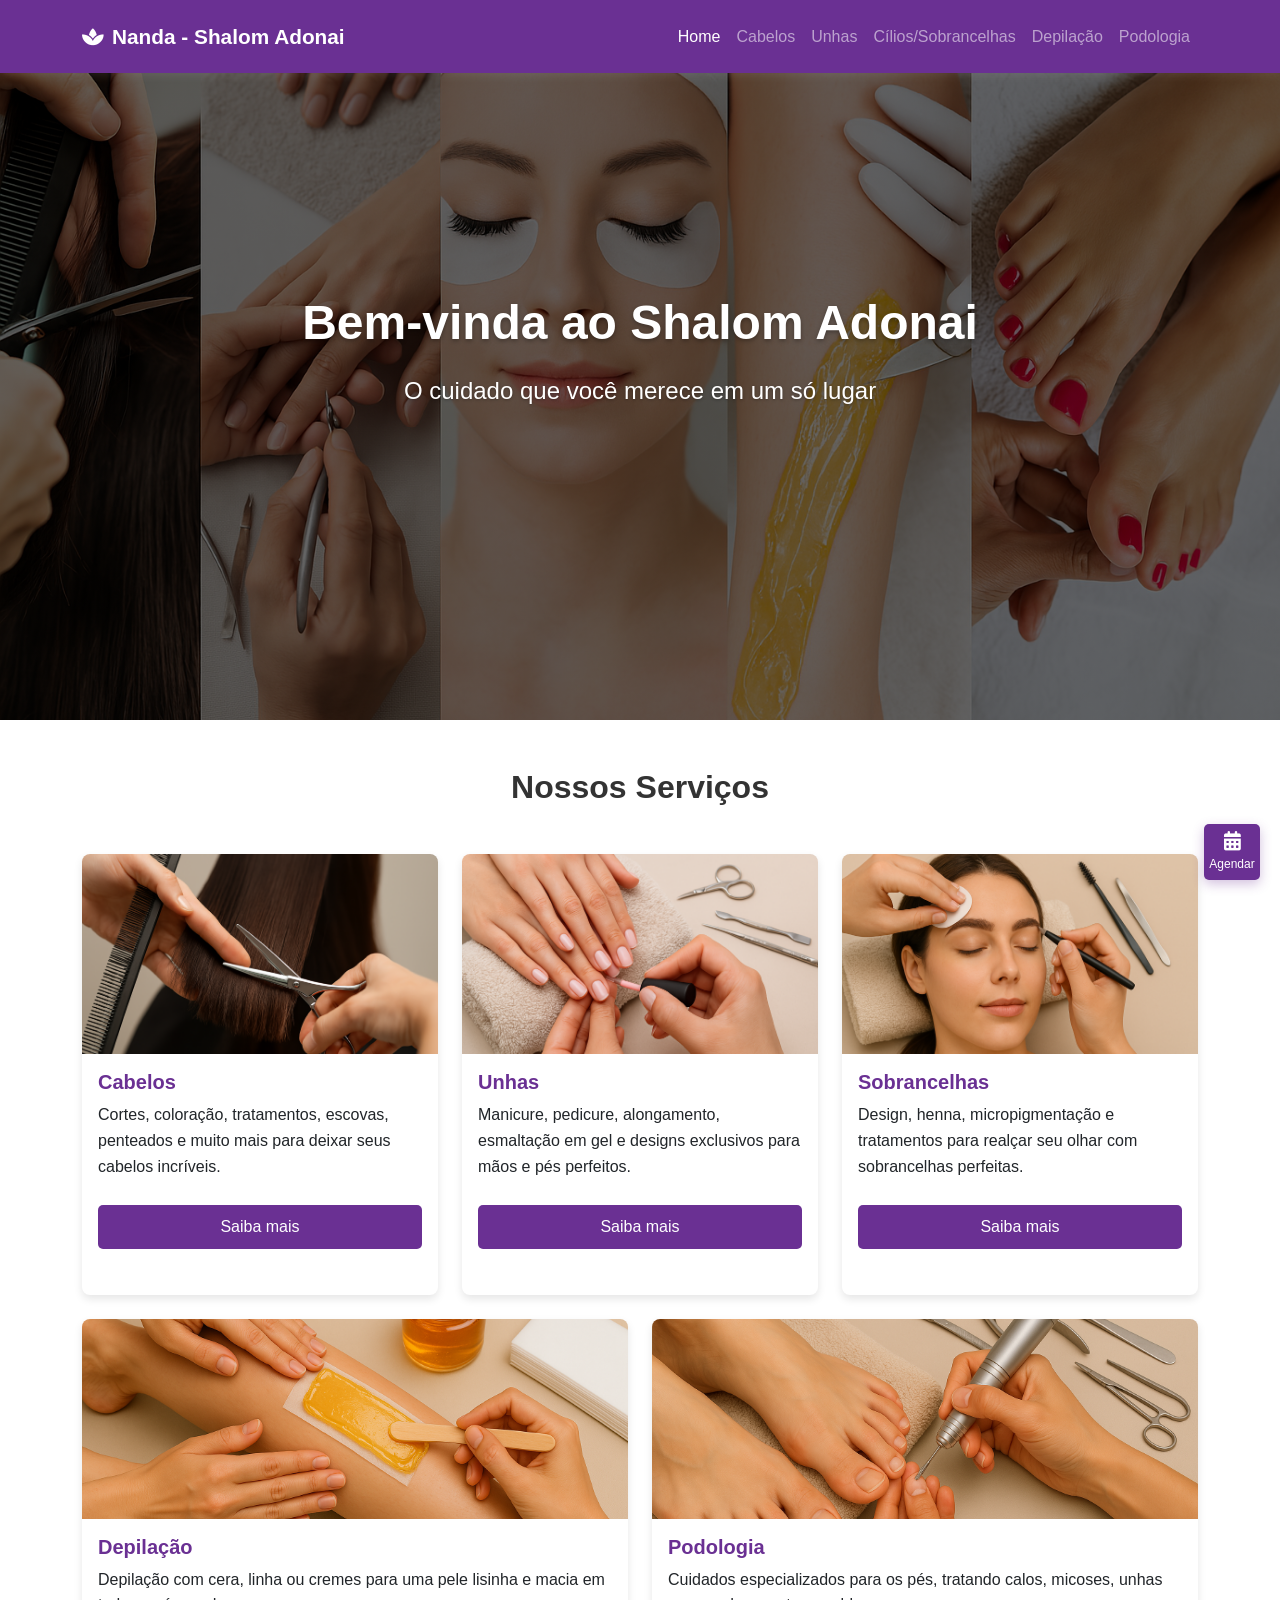
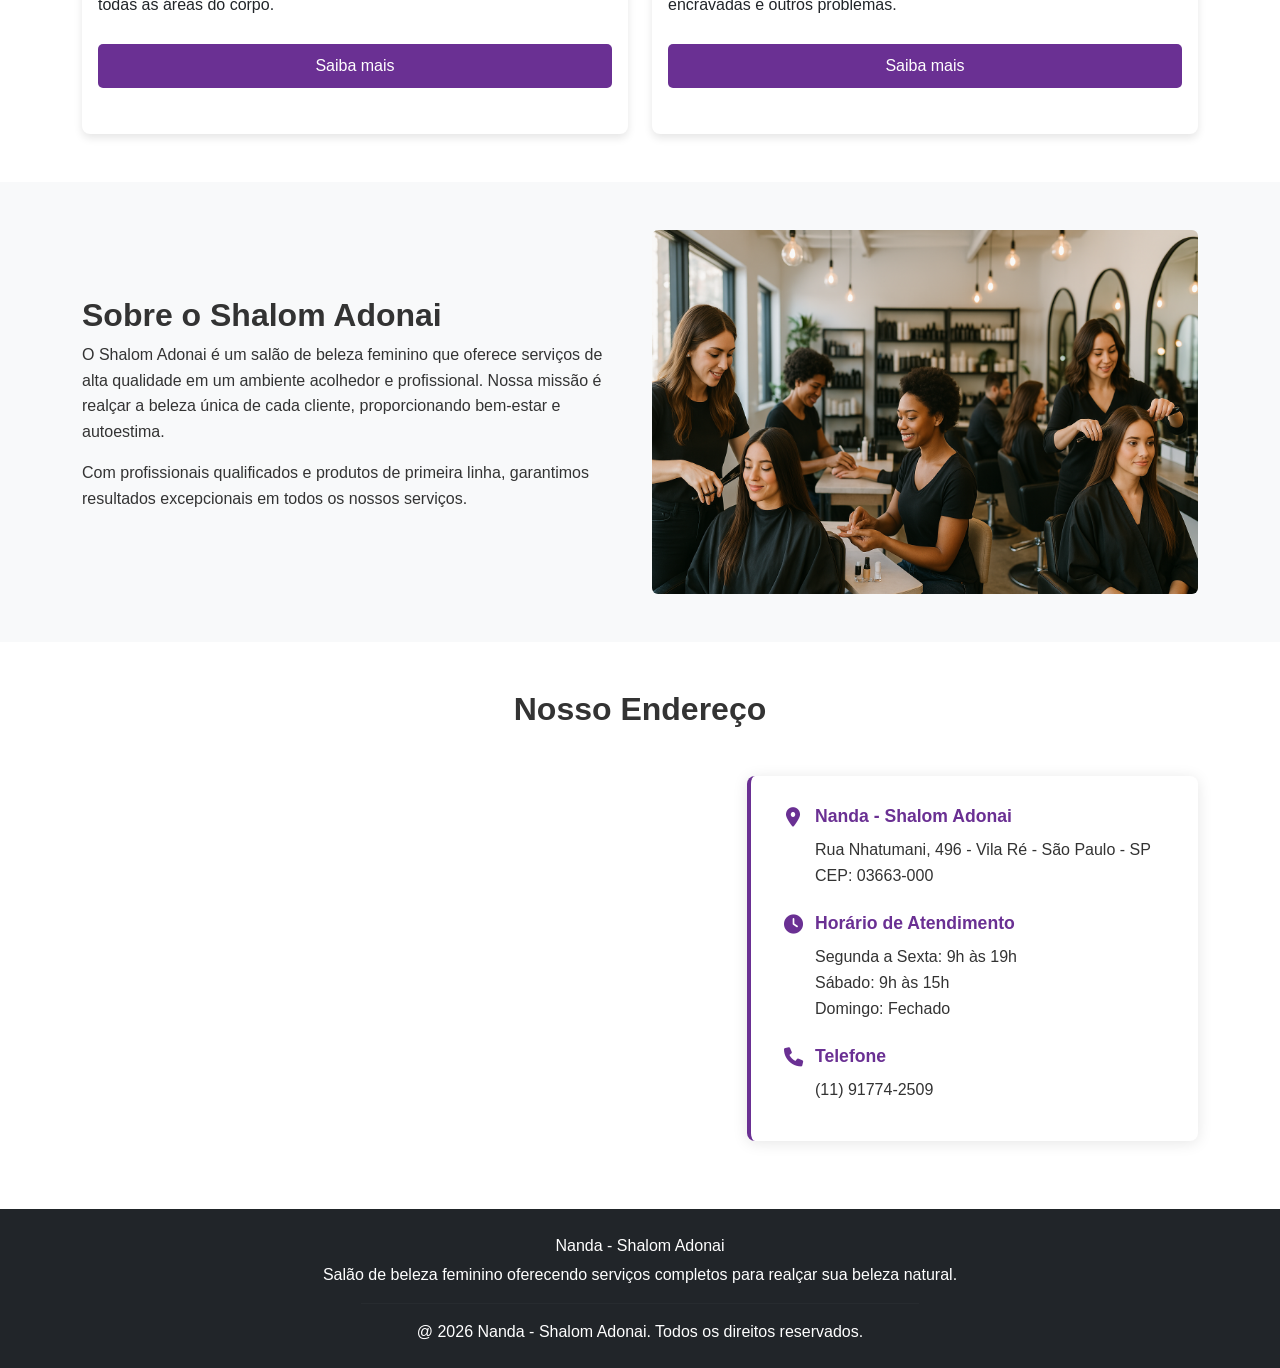
<file: index.html>
<!DOCTYPE html>
<html lang="pt-br">

<head>
    <meta charset="UTF-8">
    <meta name="viewport" content="width=device-width, initial-scale=1.0">
    <title>Home</title>
    <link rel="icon" href="assets/img/favicon.ico" type="image/x-icon">
    <!-- Bootstrap link CSS -->
    <link rel="stylesheet" href="bootstrap/css/bootstrap.min.css">
    <link rel="stylesheet" href="https://cdnjs.cloudflare.com/ajax/libs/font-awesome/6.0.0/css/all.min.css">
    <link rel="stylesheet" href="assets/css/style.css">
</head>

<body>

    <!-- Navbar --->
    <nav class="navbar navbar-expand-lg navbar-dark bg-purple fixed-top">
        <div class="container">
            <a class="navbar-brand" href="index.html">
                <i class="fas fa-spa me-2"></i>Nanda - Shalom Adonai
            </a>
            <button class="navbar-toggler" type="button" data-bs-toggle="collapse" data-bs-target="#navbarNav"
                aria-controls="navbarNav" aria-expanded="false" aria-label="Toggle navigation">
                <span class="navbar-toggler-icon"></span>
            </button>
            <div class="collapse navbar-collapse" id="navbarNav">
                <ul class="navbar-nav ms-auto">
                    <li class="nav-item">
                        <a class="nav-link active" href="index.html">Home</a>
                    </li>
                    <li class="nav-item">
                        <a class="nav-link" href="pages/cabelos.html">Cabelos</a>
                    </li>
                    <li class="nav-item">
                        <a class="nav-link" href="pages/unhas.html">Unhas</a>
                    </li>
                    <li class="nav-item">
                        <a class="nav-link" href="pages/sobrancelhas.html">Cílios/Sobrancelhas</a>
                    </li>
                    <li class="nav-item">
                        <a class="nav-link" href="pages/depilacao.html">Depilação</a>
                    </li>
                    <li class="nav-item">
                        <a class="nav-link" href="pages/podologia.html">Podologia</a>
                    </li>
                </ul>
            </div>
        </div>
    </nav>

    <!-- Hero Section -->
    <header class="hero-section">
        <img src="assets/img/background.png" alt="Fundo do salão de beleza" class="hero-background-img">
        <div class="container h-100">
            <div class="row h-100 align-items-center">
                <div class="col-12 text-center">
                    <h1 class="display-4 text-white">Bem-vinda ao Shalom Adonai</h1>
                    <p class="lead text-white">O cuidado que você merece em um só lugar</p>
                </div>
            </div>
        </div>
    </header>

    <!-- Serviços Section -->
    <section id="servicos" class="py-5">
        <div class="container">
            <h2 class="text-center mb-5">Nossos Serviços</h2>
            <div class="row g-4">

                <!-- Cabelos -->
                <div class="col-md-4">
                    <div class="card h-100">
                        <img src="assets/img/cabelos.jpg" class="card-img-top" alt="Serviços de Cabelo">
                        <div class="card-body">
                            <h5 class="card-title">Cabelos</h5>
                            <p class="card-text">Cortes, coloração, tratamentos, escovas, penteados e muito mais para
                                deixar seus cabelos incríveis.</p>
                                <br>
                            <a href="pages/cabelos.html" class="btn btn-purple">Saiba mais</a>
                        </div>
                    </div>
                </div>

                <!-- Unhas -->
                <div class="col-md-4">
                    <div class="card h-100">
                        <img src="assets/img/unhas.jpg" class="card-img-top" alt="Serviços de Unhas">
                        <div class="card-body">
                            <h5 class="card-title">Unhas</h5>
                            <p class="card-text">Manicure, pedicure, alongamento, esmaltação em gel e designs exclusivos
                                para mãos e pés perfeitos.</p>
                                <br>
                            <a href="pages/unhas.html" class="btn btn-purple">Saiba mais</a>
                        </div>
                    </div>
                </div>

                <!-- Sobrancelhas -->
                <div class="col-md-4">
                    <div class="card h-100">
                        <img src="assets/img/sobrancelhas.jpg" class="card-img-top" alt="Design de Sobrancelhas">
                        <div class="card-body">
                            <h5 class="card-title">Sobrancelhas</h5>
                            <p class="card-text">Design, henna, micropigmentação e tratamentos para realçar seu olhar
                                com sobrancelhas perfeitas.</p>
                                <br>
                            <a href="pages/sobrancelhas.html" class="btn btn-purple">Saiba mais</a>
                        </div>
                    </div>
                </div>

                <!-- Depilação -->
                <div class="col-md-6 mt-4">
                    <div class="card h-100">
                        <img src="assets/img/depilacao.jpg" class="card-img-top" alt="Depilação">
                        <div class="card-body">
                            <h5 class="card-title">Depilação</h5>
                            <p class="card-text">Depilação com cera, linha ou cremes para uma pele lisinha e macia em
                                todas as áreas do corpo.</p>
                                <br>
                            <a href="pages/depilacao.html" class="btn btn-purple">Saiba mais</a>
                        </div>
                    </div>
                </div>

                <!-- Podologia -->
                <div class="col-md-6 mt-4">
                    <div class="card h-100">
                        <img src="assets/img/podologia.jpg" class="card-img-top" alt="Podologia">
                        <div class="card-body">
                            <h5 class="card-title">Podologia</h5>
                            <p class="card-text">Cuidados especializados para os pés, tratando calos, micoses, unhas
                                encravadas e outros problemas.</p>
                                 <br>
                            <a href="pages/podologia.html" class="btn btn-purple">Saiba mais</a>
                        </div>
                    </div>
                </div>
            </div>
        </div>
    </section>

    <!-- Sobre Nós -->
    <section class="py-5 bg-light">
        <div class="container">
            <div class="row align-items-center">
                <div class="col-lg-6">
                    <h2>Sobre o Shalom Adonai</h2>
                    <p>O Shalom Adonai é um salão de beleza feminino que oferece serviços de alta qualidade em um
                        ambiente acolhedor e profissional. Nossa missão é realçar a beleza única de cada cliente,
                        proporcionando bem-estar e autoestima.</p>
                    <p>Com profissionais qualificados e produtos de primeira linha, garantimos resultados excepcionais
                        em todos os nossos serviços.</p>
                </div>
                <div class="col-lg-6">
                    <img src="assets/img/salao.jpg" alt="Salão de Beleza" class="img-fluid rounded">
                </div>
            </div>
        </div>
    </section>

    <!-- Seção de Contato Atualizada -->
    <section class="contact-section py-5">
        <div class="container">
            <h2 class="text-center mb-5">Nosso Endereço</h2>
            <div class="row">
                <div class="col-lg-7 col-md-6 mb-4">
                    <div class="ratio ratio-16x9">
                        <iframe
                            src="https://www.google.com/maps/embed?pb=!1m18!1m12!1m3!1d3658.18563588329!2d-46.50304562447262!3d-23.52582476028797!2m3!1f0!2f0!3f0!3m2!1i1024!2i768!4f13.1!3m3!1m2!1s0x94ce60b9c1722ad5%3A0x3be9dd2e8773e652!2sNanda%20shalom%20adonai!5e0!3m2!1spt-PT!2sbr!4v1743808545542!5m2!1spt-PT!2sbr"
                            allowfullscreen loading="lazy" referrerpolicy="no-referrer-when-downgrade">
                        </iframe>
                    </div>
                </div>

                <div class="col-lg-5 col-md-6">
                    <div class="contact-box">
                        <div class="contact-item">
                            <h4><i class="fas fa-map-marker-alt"></i>Nanda - Shalom Adonai</h4>
                            <p>Rua Nhatumani, 496 - Vila Ré - São Paulo - SP<br>CEP: 03663-000</p>
                        </div>

                        <div class="contact-item">
                            <h4><i class="fas fa-clock"></i> Horário de Atendimento</h4>
                            <p>Segunda a Sexta: 9h às 19h<br>Sábado: 9h às 15h<br>Domingo: Fechado</p>
                        </div>

                        <div class="contact-item">
                            <h4><i class="fas fa-phone"></i> Telefone</h4>
                            <p>(11) 91774-2509</p>
                        </div>
                    </div>
                </div>
            </div>
        </div>
    </section>

    <!-- Botão Flutuante -->
    <a href="pages/agendamento.html" class="btn btn-purple btn-agendar-flutuante pulse" title="Agendar Horário">
        <div>
            <i class="fas fa-calendar-alt d-block mb-1"></i>
            Agendar
        </div>
    </a>

    <footer class="bg-dark text-white py-4">
        <div class="container text-center">
            <div class="row">
                <div class="col-12"> <!-- Use col-12 para ocupar toda a largura -->
                    <p class="mb-1">Nanda - Shalom Adonai</p>
                    <p class="mb-1">Salão de beleza feminino oferecendo serviços completos para realçar sua beleza
                        natural.</p>
                    <hr>
                    <p class="mb-0">@ <span id="copyrightYear"></span> Nanda - Shalom Adonai. Todos os direitos
                        reservados.</p>
                </div>
            </div>
        </div>
    </footer>

    <!-- Scripts JS -->
    <script src="assets/js/jquery.min.js"></script>
    <script src="assets/js/popper.min.js"></script>
    <script src="bootstrap/js/bootstrap.min.js"></script>
    <script src="assets/js/scripts.js"></script>
</body>

</html>
</file>
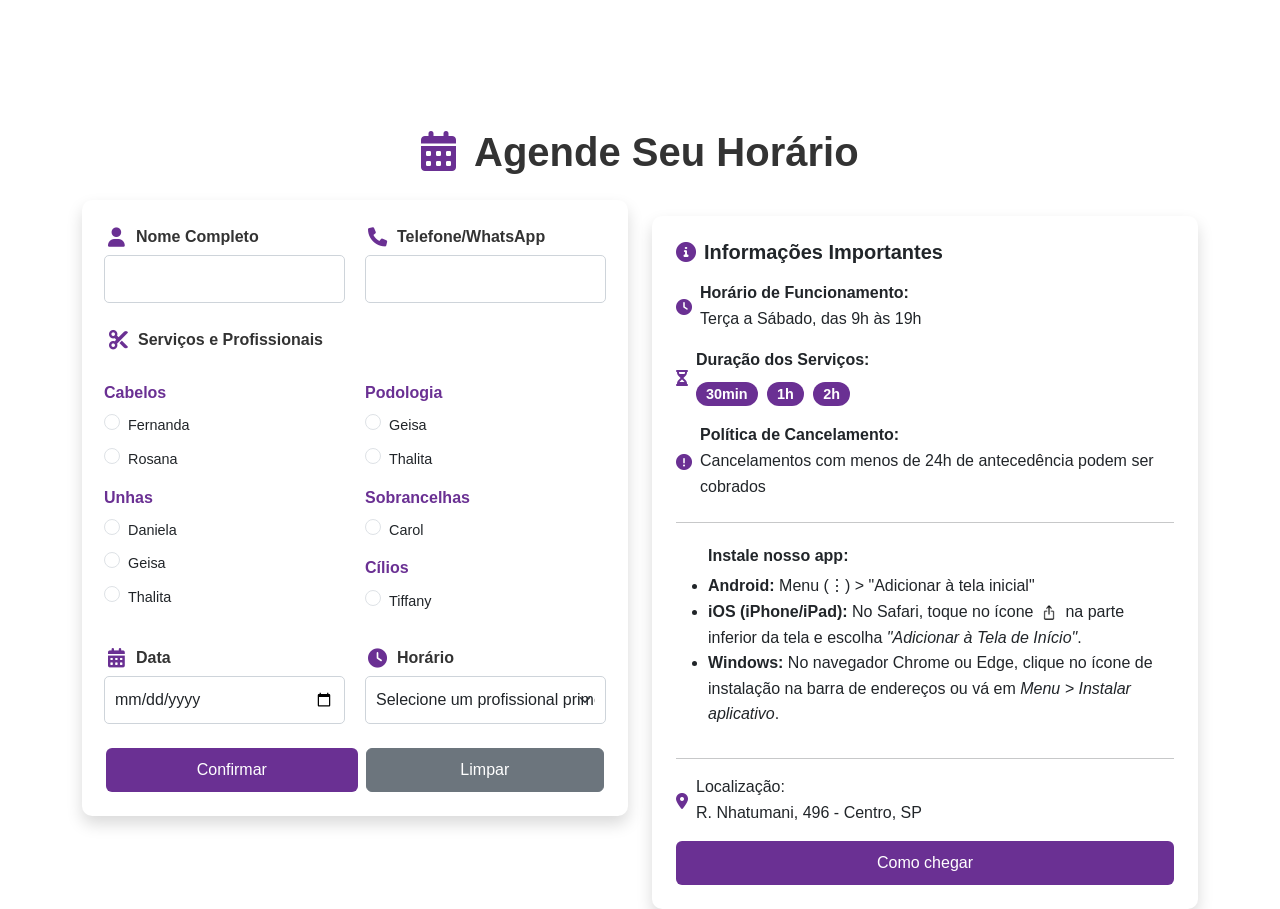
<file: pages/agendamento.html>
<!DOCTYPE html>
<html lang="pt-br">

<head>
    <meta charset="UTF-8" />
    <meta name="viewport" content="width=device-width, initial-scale=1.0" />
    <title>Agendamento</title>
    <link rel="stylesheet" href="../bootstrap/css/bootstrap.min.css" />
    <link rel="stylesheet" href="https://cdnjs.cloudflare.com/ajax/libs/font-awesome/6.0.0/css/all.min.css" />
    <link rel="stylesheet" href="../assets/css/style.css" />
    <link rel="icon" href="../assets/img/favicon.ico" />
    <link rel="manifest" href="../manifest.json">
</head>

<body>
    <main class="container mt-5 pt-4">
        <h1 class="text-center mb-4">
            <i class="fas fa-calendar-alt me-2"></i> Agende Seu Horário
        </h1>
        <div class="row">
            <div class="col-md-6">
                <form id="agendamentoForm" class="card shadow p-4">
                    <!-- Nome e Telefone -->
                    <div class="row mb-3">
                        <div class="col-md-6">
                            <label for="nome" class="form-label d-flex align-items-center">
                                <i class="fas fa-user me-2 text-purple"></i> Nome Completo
                            </label>
                            <input type="text" id="nome" class="form-control rounded" required />
                        </div>
                        <br>
                        <div class="col-md-6">
                            <label for="telefone" class="form-label d-flex align-items-center">
                                <i class="fas fa-phone me-2 text-purple"></i> Telefone/WhatsApp
                            </label>
                            <input type="tel" id="telefone" class="form-control rounded" required />
                        </div>
                    </div>

                    <!-- Serviços e Profissionais -->
                    <div class="mb-3">
                        <label class="form-label d-flex align-items-center">
                            <i class="fas fa-cut me-2 text-purple"></i> Serviços e Profissionais
                        </label>
                        <div class="row">
                            <!-- Coluna da esquerda -->
                            <div class="col-md-6 mt-3">
                                <!-- Cabelos -->
                                <h6>Cabelos</h6>
                                <div class="form-check">
                                    <input class="form-check-input" type="radio" id="fernanda" value="Fernanda"
                                        name="cabelos">
                                    <label class="form-check-label" for="fernanda">Fernanda</label>
                                </div>
                                <div class="form-check">
                                    <input class="form-check-input" type="radio" id="rosana" value="Rosana"
                                        name="cabelos">
                                    <label class="form-check-label" for="rosana">Rosana</label>
                                </div>

                                <!-- Unhas -->
                                <h6 class="mt-3">Unhas</h6>
                                <div class="form-check">
                                    <input class="form-check-input" type="radio" id="daniela" value="Daniela"
                                        name="unhas">
                                    <label class="form-check-label" for="daniela">Daniela</label>
                                </div>
                                <div class="form-check">
                                    <input class="form-check-input" type="radio" id="geisa" value="Geisa" name="unhas">
                                    <label class="form-check-label" for="geisa">Geisa</label>
                                </div>
                                <div class="form-check">
                                    <input class="form-check-input" type="radio" id="thalita" value="Thalita"
                                        name="unhas">
                                    <label class="form-check-label" for="thalita">Thalita</label>
                                </div>
                            </div>

                            <!-- Coluna da direita -->
                            <div class="col-md-6 mt-3">
                                <!-- Podologia -->
                                <h6>Podologia</h6>
                                <div class="form-check">
                                    <input class="form-check-input" type="radio" id="geisa-podologia" value="Geisa"
                                        name="podologia">
                                    <label class="form-check-label" for="geisa-podologia">Geisa</label>
                                </div>
                                <div class="form-check">
                                    <input class="form-check-input" type="radio" id="thalita" value="Thalita"
                                        name="podologia">
                                    <label class="form-check-label" for="thalita">Thalita</label>
                                </div>

                                <!-- Sobrancelhas -->
                                <h6 class="mt-3">Sobrancelhas</h6>
                                <div class="form-check">
                                    <input class="form-check-input" type="radio" id="carol" value="Carol"
                                        name="sobrancelhas">
                                    <label class="form-check-label" for="carol">Carol</label>
                                </div>

                                <!-- Cílios -->
                                <h6 class="mt-3">Cílios</h6>
                                <div class="form-check">
                                    <input class="form-check-input" type="radio" id="tiffany" value="Tiffany"
                                        name="cilios">
                                    <label class="form-check-label" for="tiffany">Tiffany</label>
                                </div>
                            </div>
                        </div>
                    </div>

                    <!-- Data e Horário -->
                    <div class="row mb-3">
                        <div class="col-md-6">
                            <label for="data" class="form-label d-flex align-items-center">
                                <i class="fas fa-calendar-alt me-2 text-purple"></i> Data
                            </label>
                            <input type="date" id="data" class="form-control rounded" required
                                onkeydown="return false" />
                        </div>
                        <div class="col-md-6">
                            <label for="hora" class="form-label d-flex align-items-center">
                                <i class="fas fa-clock me-2 text-purple"></i> Horário
                            </label>
                            <select id="hora" class="form-select rounded" required>
                                <option value="" selected disabled>Selecione um profissional primeiro</option>
                            </select>
                        </div>
                    </div>

                    <!-- Botões -->
                    <div class="d-flex gap-2">
                        <button type="submit" class="btn btn-purple w-100 rounded">Confirmar</button>
                        <button type="reset" class="btn btn-secondary w-100 rounded">Limpar</button>
                    </div>
                </form>
            </div>

            <!-- Informações Importantes -->
            <div class="mt-3 col-md-6">
                <div class="card shadow p-4">
                    <h5 class="d-flex align-items-center">
                        <i class="fas fa-info-circle me-2 text-purple"></i> Informações Importantes
                    </h5>
                    <ul class="list-group list-group-flush">
                        <li class="list-group-item d-flex align-items-center">
                            <i class="fas fa-clock me-2 text-purple"></i>
                            <div>
                                <strong>Horário de Funcionamento:</strong><br>Terça a Sábado, das 9h às 19h
                            </div>
                        </li>
                        <li class="list-group-item d-flex align-items-center">
                            <i class="fas fa-hourglass-half me-2 text-purple"></i>
                            <div>
                                <strong>Duração dos Serviços:</strong>
                                <div class="mt-2">
                                    <span class="badge bg-purple rounded-pill">30min</span>
                                    <span class="badge bg-purple rounded-pill">1h</span>
                                    <span class="badge bg-purple rounded-pill">2h</span>
                                </div>
                            </div>
                        </li>
                        <li class="list-group-item d-flex align-items-center">
                            <i class="fas fa-exclamation-circle me-2 text-purple"></i>
                            <div>
                                <strong>Política de Cancelamento:</strong><br>Cancelamentos com menos de 24h de
                                antecedência podem ser cobrados
                            </div>
                        </li>
                    </ul>
                    <!-- Instalação do aplicativo -->
                    <hr>
                    <ul class="mt-2">
                        <h6><strong>Instale nosso app:</strong></h6>
                        <li><strong>Android:</strong> Menu (⋮) > "Adicionar à tela inicial"</li>
                        <li><strong>iOS (iPhone/iPad):</strong> No Safari, toque no ícone<img
                                src="../assets/img/compartilhar_ios.png" alt="Ícone compartilhar iOS"
                                style="height: 1.5em; vertical-align: middle; margin: 0 0.25em;">na parte
                            inferior da tela e escolha <em>"Adicionar à Tela de Início"</em>.
                        </li>
                        <li><strong>Windows:</strong> No navegador Chrome ou Edge, clique no ícone de
                            instalação na barra de endereços ou vá em <em>Menu > Instalar aplicativo</em>.
                        </li>
                    </ul>
                    <hr>
                    <p class="d-flex align-items-center">
                        <i class="fas fa-map-marker-alt me-2 text-purple"></i> Localização:<br>R. Nhatumani, 496 -
                        Centro, SP
                    </p>
                    <a href="https://www.google.com/maps/place/R.+Nhatumani,+496" target="_blank"
                        class="btn btn-purple w-100 mt-3 rounded">Como chegar</a>
                </div>
            </div>
        </div>
    </main>

    <!-- Modal -->
    <div class="modal fade" id="confirmacaoModal" tabindex="-1">
        <div class="modal-dialog">
            <div class="modal-content">
                <div class="modal-header">
                    <h5 class="modal-title">Agendamento Confirmado!</h5>
                    <button class="btn-close" data-bs-dismiss="modal"></button>
                </div>
                <div class="modal-body">
                    <p id="confirmacaoTexto"></p>
                    <div class="alert alert-info">
                        Você receberá um e-mail de confirmação.
                    </div>
                </div>
                <div class="modal-footer">
                    <a id="googleCalendarLink" class="btn btn-primary" target="_blank">
                        <i class="fab fa-google"></i> Adicionar ao Google Agenda
                    </a>
                    <a id="whatsappLink" class="btn btn-success" target="_blank">
                        <i class="fab fa-whatsapp"></i> Confirmar via WhatsApp
                    </a>
                    <button class="btn btn-purple" data-bs-dismiss="modal">Fechar</button>
                </div>
            </div>
        </div>
    </div>

    <!-- Scripts -->
    <script src="../assets/js/jquery.min.js"></script>
    <script src="../bootstrap/js/bootstrap.bundle.min.js"></script>
    <script src="../assets/js/agendamento.js"></script>
</body>

</html>
</file>
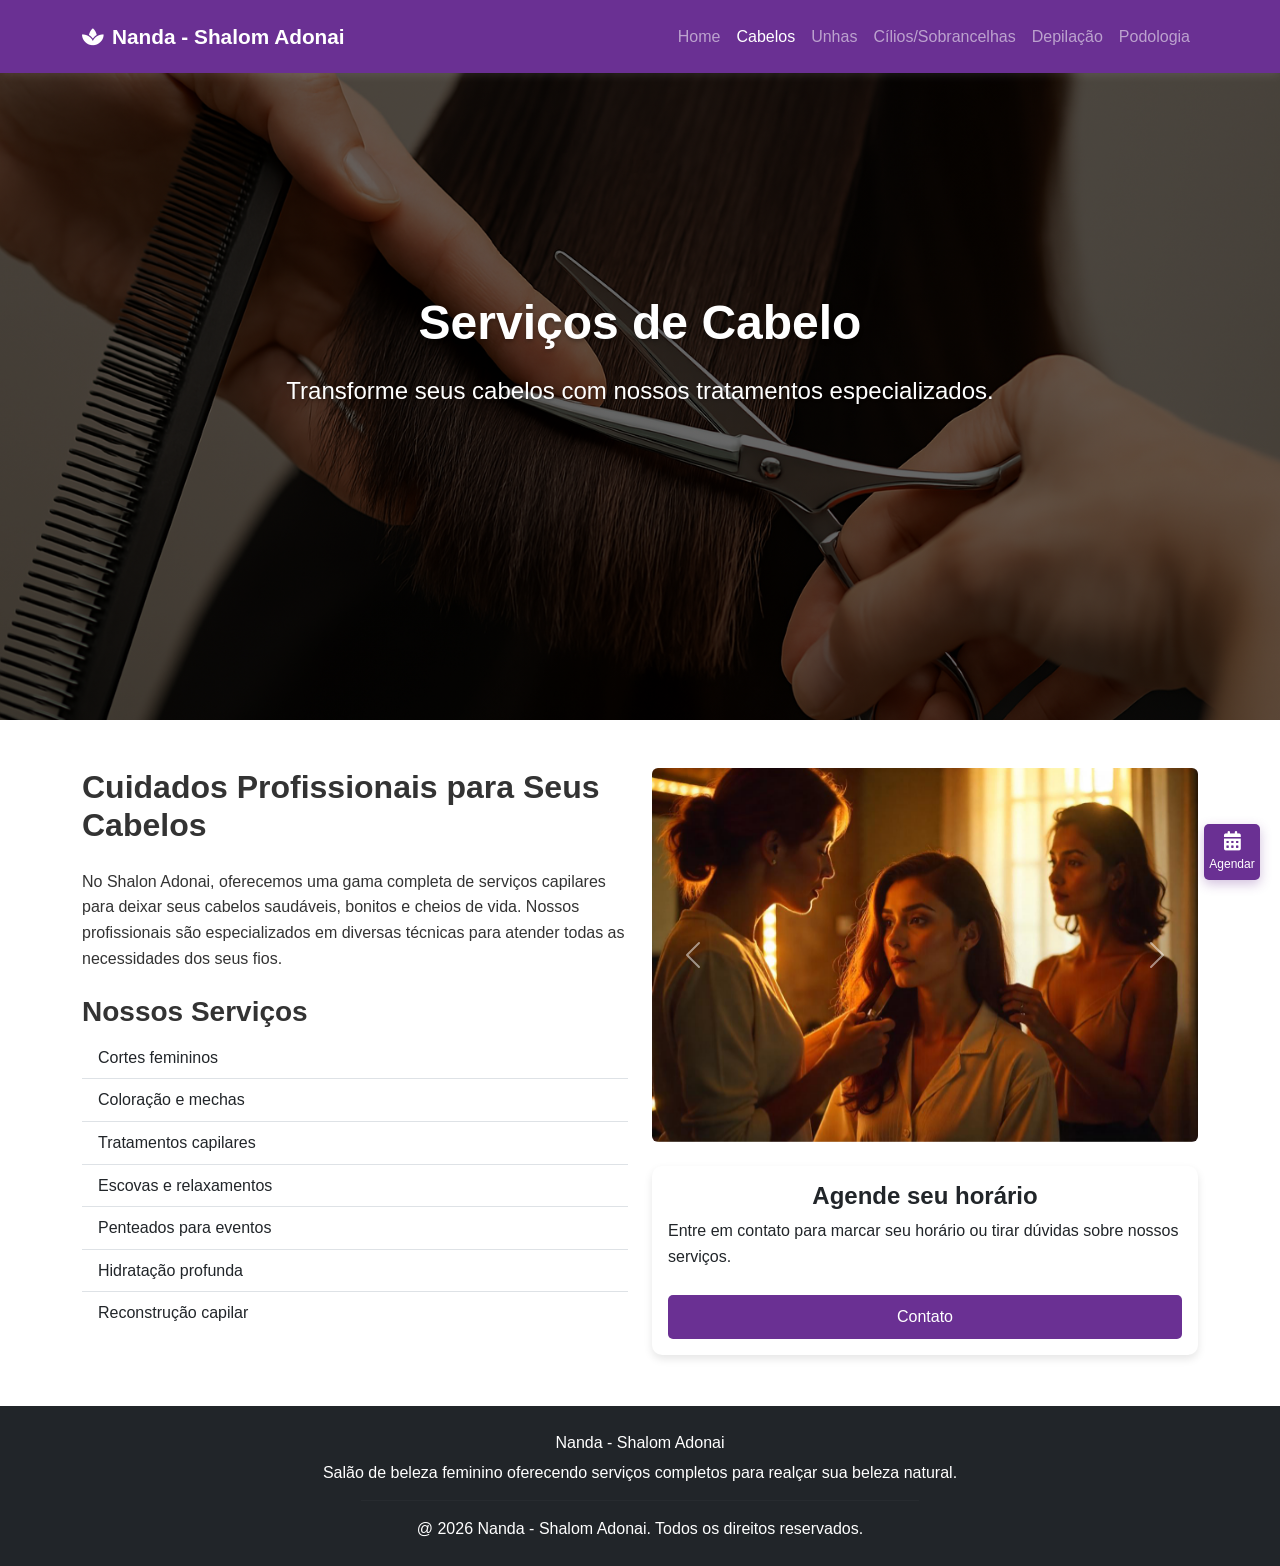
<file: pages/cabelos.html>
<!DOCTYPE html>
<html lang="pt-br">

<head>
    <meta charset="UTF-8">
    <meta name="viewport" content="width=device-width, initial-scale=1.0">
    <title>Cabelos</title>
    <link rel="icon" href="../assets/img/favicon.ico" type="image/x-icon">
    <!-- Bootstrap link CSS -->
    <link rel="stylesheet" href="../bootstrap/css/bootstrap.min.css">
    <link rel="stylesheet" href="https://cdnjs.cloudflare.com/ajax/libs/font-awesome/6.0.0/css/all.min.css">
    <link rel="stylesheet" href="../assets/css/style.css">
</head>

<body>

    <!-- Navbar (igual ao index) -->
    <nav class="navbar navbar-expand-lg navbar-dark bg-purple fixed-top">
        <div class="container">
            <a class="navbar-brand" href="../index.html">
                <i class="fas fa-spa me-2"></i>Nanda - Shalom Adonai
            </a>
            <button class="navbar-toggler" type="button" data-bs-toggle="collapse" data-bs-target="#navbarNav">
                <span class="navbar-toggler-icon"></span>
            </button>
            <div class="collapse navbar-collapse" id="navbarNav">
                <ul class="navbar-nav ms-auto">
                    <li class="nav-item">
                        <a class="nav-link" href="../index.html">Home</a>
                    </li>
                    <li class="nav-item">
                        <a class="nav-link active" href="cabelos.html">Cabelos</a>
                    </li>
                    <li class="nav-item">
                        <a class="nav-link" href="unhas.html">Unhas</a>
                    </li>
                    <li class="nav-item">
                        <a class="nav-link" href="sobrancelhas.html">Cílios/Sobrancelhas</a>
                    </li>
                    <li class="nav-item">
                        <a class="nav-link" href="depilacao.html">Depilação</a>
                    </li>
                    <li class="nav-item">
                        <a class="nav-link" href="podologia.html">Podologia</a>
                    </li>
                </ul>
            </div>
        </div>
    </nav>

    <!-- Hero Section específica para cabelos -->
    <header class="hero-section">
        <img src="../assets/img/cabelos.jpg" alt="Fundo do salão de beleza" class="hero-background-img">
        <div class="container h-100">
            <div class="row h-100 align-items-center">
                <div class="col-12 text-center">
                    <h1 class="display-4 text-white">Serviços de Cabelo</h1>
                    <p class="lead text-white">Transforme seus cabelos com nossos tratamentos especializados.</p>
                </div>
            </div>
        </div>
    </header>

    <!-- Conteúdo específico do serviço -->
    <section class="py-5">
        <div class="container">
            <div class="row">
                <div class="col-lg-6">
                    <h2 class="mb-4">Cuidados Profissionais para Seus Cabelos</h2>
                    <p>No Shalon Adonai, oferecemos uma gama completa de serviços capilares para deixar seus cabelos
                        saudáveis, bonitos e cheios de vida. Nossos profissionais são especializados em diversas
                        técnicas para atender todas as necessidades dos seus fios.</p>

                    <h3 class="mt-4">Nossos Serviços</h3>
                    <ul class="list-group list-group-flush mb-4">
                        <li class="list-group-item">Cortes femininos</li>
                        <li class="list-group-item">Coloração e mechas</li>
                        <li class="list-group-item">Tratamentos capilares</li>
                        <li class="list-group-item">Escovas e relaxamentos</li>
                        <li class="list-group-item">Penteados para eventos</li>
                        <li class="list-group-item">Hidratação profunda</li>
                        <li class="list-group-item">Reconstrução capilar</li>
                    </ul>
                </div>
                <div class="col-lg-6">
                    <div id="servicoCarousel" class="carousel slide" data-bs-ride="carousel">
                        <div class="carousel-inner rounded">
                            <div class="carousel-item active">
                                <img src="../assets/img/cabelo1.jpeg" class="d-block w-100" alt="Corte de cabelo">
                            </div>
                            <div class="carousel-item">
                                <img src="../assets/img/cabelo2.jpeg" class="d-block w-100" alt="Coloração">
                            </div>
                            <div class="carousel-item">
                                <img src="../assets/img/cabelo3.jpeg" class="d-block w-100" alt="Penteado">
                            </div>
                        </div>
                        <button class="carousel-control-prev" type="button" data-bs-target="#servicoCarousel"
                            data-bs-slide="prev">
                            <span class="carousel-control-prev-icon"></span>
                        </button>
                        <button class="carousel-control-next" type="button" data-bs-target="#servicoCarousel"
                            data-bs-slide="next">
                            <span class="carousel-control-next-icon"></span>
                        </button>
                    </div>

                    <div class="card mt-4">
                        <div class="card-body">
                            <h4 class="card-title text-center">Agende seu horário</h4>
                            <p class="card-text">Entre em contato para marcar seu horário ou tirar dúvidas sobre nossos
                                serviços.</p>
                            <br>
                            <a href="https://wa.me/5511917742509?text=Olá%2C+gostaria+de+mais+informações%21"
                                target="_blank" class="btn btn-purple">Contato</a>
                        </div>
                    </div>
                </div>
            </div>
        </div>
    </section>

    <!-- Botão Flutuante -->
    <a href="agendamento.html" class="btn btn-purple btn-agendar-flutuante pulse" title="Agendar Horário">
        <div>
            <i class="fas fa-calendar-alt d-block mb-1"></i>
            Agendar
        </div>
    </a>

    <!-- Footer (igual ao index) -->
    <footer class="bg-dark text-white py-4">
        <div class="container text-center"> <!-- Adicione text-center aqui -->
            <div class="row">
                <div class="col-12"> <!-- Use col-12 para ocupar toda a largura -->
                    <p class="mb-1">Nanda - Shalom Adonai</p>
                    <p class="mb-1">Salão de beleza feminino oferecendo serviços completos para realçar sua beleza
                        natural.</p>
                    <hr>
                    <p class="mb-0">@ <span id="copyrightYear"></span> Nanda - Shalom Adonai. Todos os direitos
                        reservados.</p>
                </div>
            </div>
        </div>
    </footer>

    <!-- Scripts JS -->
    <script src="../assets/js/jquery.min.js"></script>
    <script src="../assets/js/popper.min.js"></script>
    <script src="../bootstrap/js/bootstrap.min.js"></script>
    <script src="../assets/js/scripts.js"></script>
</body>

</html>
</file>
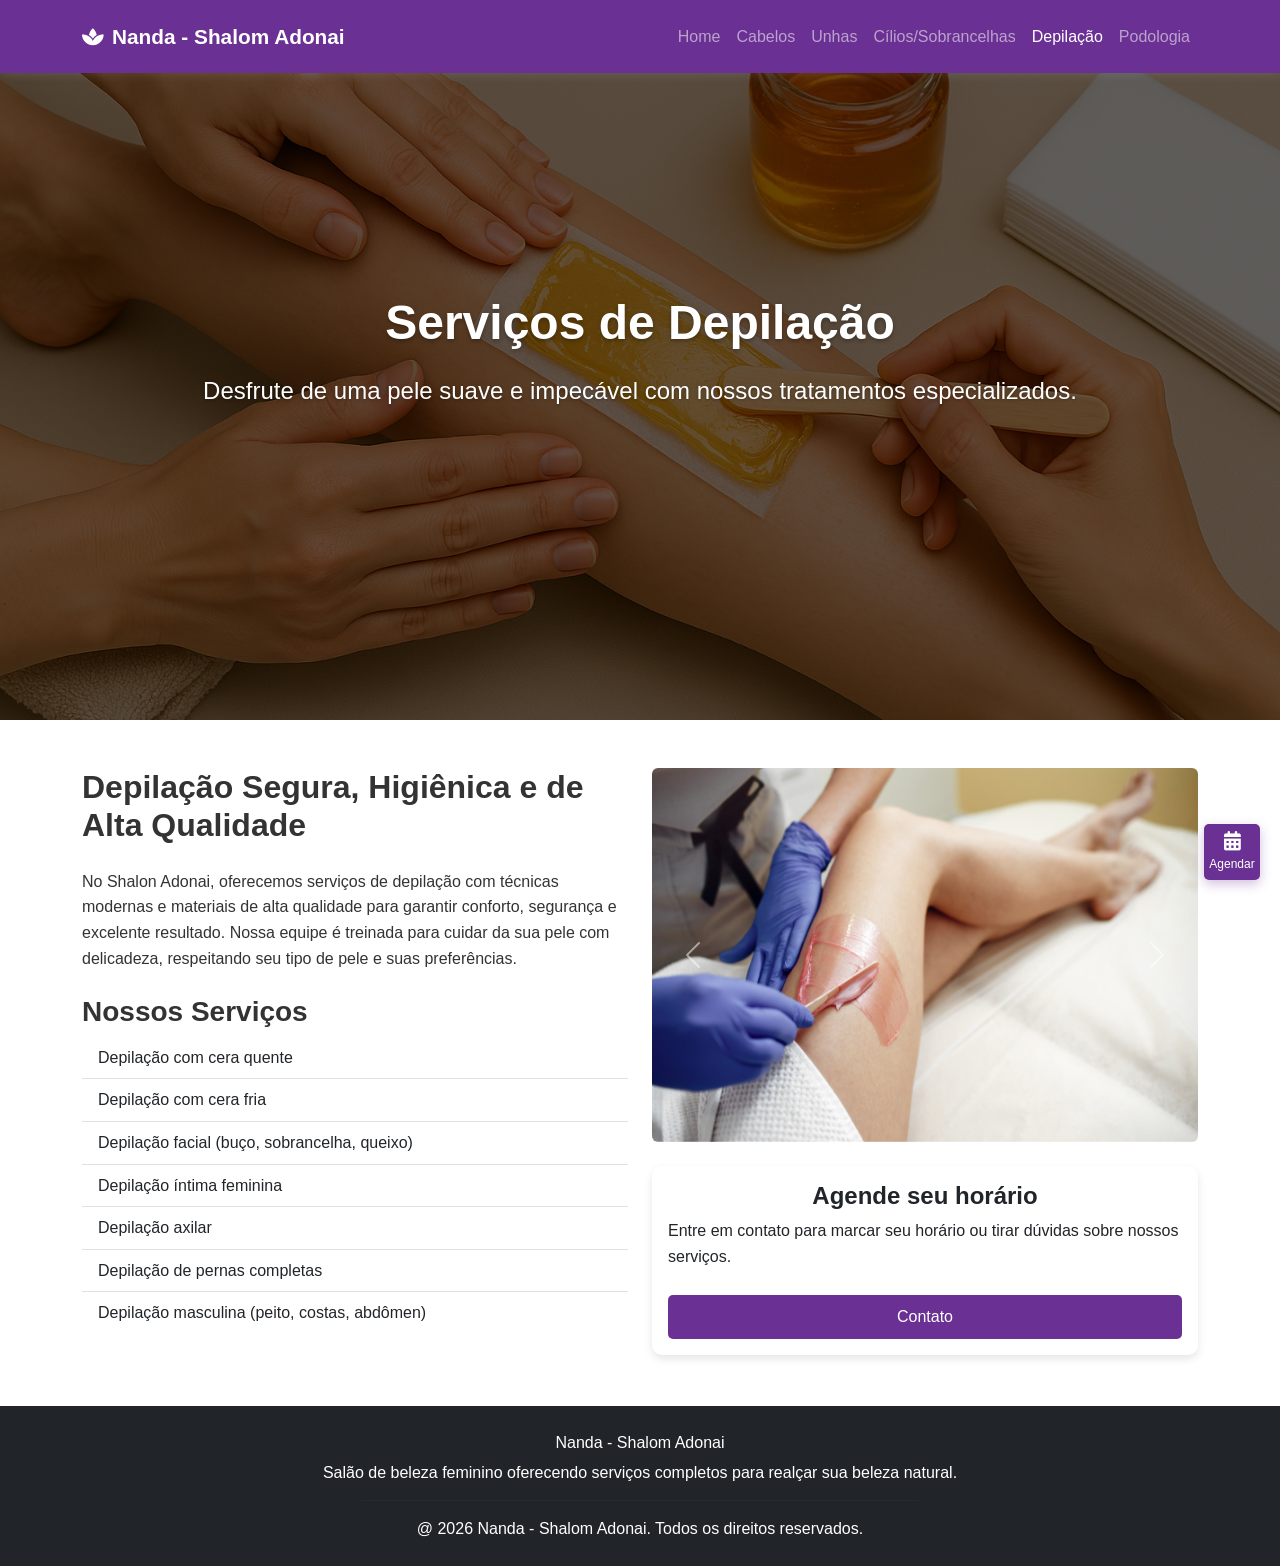
<file: pages/depilacao.html>
<!DOCTYPE html>
<html lang="pt-br">

<head>
    <meta charset="UTF-8">
    <meta name="viewport" content="width=device-width, initial-scale=1.0">
    <title>Depilação</title>
    <link rel="icon" href="../assets/img/favicon.ico" type="image/x-icon">
    <!-- Bootstrap link CSS -->
    <link rel="stylesheet" href="../bootstrap/css/bootstrap.min.css">
    <link rel="stylesheet" href="https://cdnjs.cloudflare.com/ajax/libs/font-awesome/6.0.0/css/all.min.css">
    <link rel="stylesheet" href="../assets/css/style.css">
</head>

<body>

    <!-- Navbar (igual ao index) -->
    <nav class="navbar navbar-expand-lg navbar-dark bg-purple fixed-top">
        <div class="container">
            <a class="navbar-brand" href="../index.html">
                <i class="fas fa-spa me-2"></i>Nanda - Shalom Adonai
            </a>
            <button class="navbar-toggler" type="button" data-bs-toggle="collapse" data-bs-target="#navbarNav">
                <span class="navbar-toggler-icon"></span>
            </button>
            <div class="collapse navbar-collapse" id="navbarNav">
                <ul class="navbar-nav ms-auto">
                    <li class="nav-item">
                        <a class="nav-link" href="../index.html">Home</a>
                    </li>
                    <li class="nav-item">
                        <a class="nav-link" href="cabelos.html">Cabelos</a>
                    </li>
                    <li class="nav-item">
                        <a class="nav-link" href="unhas.html">Unhas</a>
                    </li>
                    <li class="nav-item">
                        <a class="nav-link" href="sobrancelhas.html">Cílios/Sobrancelhas</a>
                    </li>
                    <li class="nav-item">
                        <a class="nav-link active" href="depilacao.html">Depilação</a>
                    </li>
                    <li class="nav-item">
                        <a class="nav-link" href="podologia.html">Podologia</a>
                    </li>
                </ul>
            </div>
        </div>
    </nav>

    <!-- Hero Section específica para cabelos -->
    <header class="hero-section">
        <img src="../assets/img/depilacao.jpg" alt="Fundo do salão de beleza" class="hero-background-img">
        <div class="container h-100">
            <div class="row h-100 align-items-center">
                <div class="col-12 text-center">
                    <h1 class="display-4 text-white">Serviços de Depilação</h1>
                    <p class="lead text-white">Desfrute de uma pele suave e impecável com nossos tratamentos
                        especializados.</p>
                </div>
            </div>
        </div>
    </header>

    <!-- Conteúdo específico do serviço -->
    <section class="py-5">
        <div class="container">
            <div class="row">
                <div class="col-lg-6">
                    <h2 class="mb-4">Depilação Segura, Higiênica e de Alta Qualidade</h2>
                    <p>No Shalon Adonai, oferecemos serviços de depilação com técnicas modernas e materiais de alta
                        qualidade para garantir conforto, segurança e excelente resultado. Nossa equipe é treinada para
                        cuidar da sua pele com delicadeza, respeitando seu tipo de pele e suas preferências.</p>

                    <h3 class="mt-4">Nossos Serviços</h3>
                    <ul class="list-group list-group-flush mb-4">
                        <li class="list-group-item">Depilação com cera quente</li>
                        <li class="list-group-item">Depilação com cera fria</li>
                        <li class="list-group-item">Depilação facial (buço, sobrancelha, queixo)</li>
                        <li class="list-group-item">Depilação íntima feminina</li>
                        <li class="list-group-item">Depilação axilar</li>
                        <li class="list-group-item">Depilação de pernas completas</li>
                        <li class="list-group-item">Depilação masculina (peito, costas, abdômen)</li>
                    </ul>
                </div>
                <div class="col-lg-6">
                    <div id="servicoCarousel" class="carousel slide" data-bs-ride="carousel">
                        <div class="carousel-inner rounded">
                            <div class="carousel-item active">
                                <img src="../assets/img/depilacao1.jpeg" class="d-block w-100" alt="Corte de cabelo">
                            </div>
                            <div class="carousel-item">
                                <img src="../assets/img/depilacao2.jpeg" class="d-block w-100" alt="Coloração">
                            </div>
                            <div class="carousel-item">
                                <img src="../assets/img/depilacao3.jpeg" class="d-block w-100" alt="Penteado">
                            </div>
                        </div>
                        <button class="carousel-control-prev" type="button" data-bs-target="#servicoCarousel"
                            data-bs-slide="prev">
                            <span class="carousel-control-prev-icon"></span>
                        </button>
                        <button class="carousel-control-next" type="button" data-bs-target="#servicoCarousel"
                            data-bs-slide="next">
                            <span class="carousel-control-next-icon"></span>
                        </button>
                    </div>

                    <div class="card mt-4">
                        <div class="card-body">
                            <h4 class="card-title text-center">Agende seu horário</h4>
                            <p class="card-text">Entre em contato para marcar seu horário ou tirar dúvidas sobre nossos
                                serviços.</p>
                            <br>
                            <a href="https://wa.me/5511917742509?text=Olá%2C+gostaria+de+mais+informações%21"
                                target="_blank" class="btn btn-purple">Contato</a>
                        </div>
                    </div>
                </div>
            </div>
        </div>
    </section>

    <!-- Botão Flutuante -->
    <a href="agendamento.html" class="btn btn-purple btn-agendar-flutuante pulse" title="Agendar Horário">
        <div>
            <i class="fas fa-calendar-alt d-block mb-1"></i>
            Agendar
        </div>
    </a>

    <!-- Footer (igual ao index) -->
    <footer class="bg-dark text-white py-4">
        <div class="container text-center"> <!-- Adicione text-center aqui -->
            <div class="row">
                <div class="col-12"> <!-- Use col-12 para ocupar toda a largura -->
                    <p class="mb-1">Nanda - Shalom Adonai</p>
                    <p class="mb-1">Salão de beleza feminino oferecendo serviços completos para realçar sua beleza
                        natural.</p>
                    <hr>
                    <p class="mb-0">@ <span id="copyrightYear"></span> Nanda - Shalom Adonai. Todos os direitos
                        reservados.</p>
                </div>
            </div>
        </div>
    </footer>

    <!-- Scripts JS -->
    <script src="../assets/js/jquery.min.js"></script>
    <script src="../assets/js/popper.min.js"></script>
    <script src="../bootstrap/js/bootstrap.min.js"></script>
    <script src="../assets/js/scripts.js"></script>
</body>

</html>
</file>
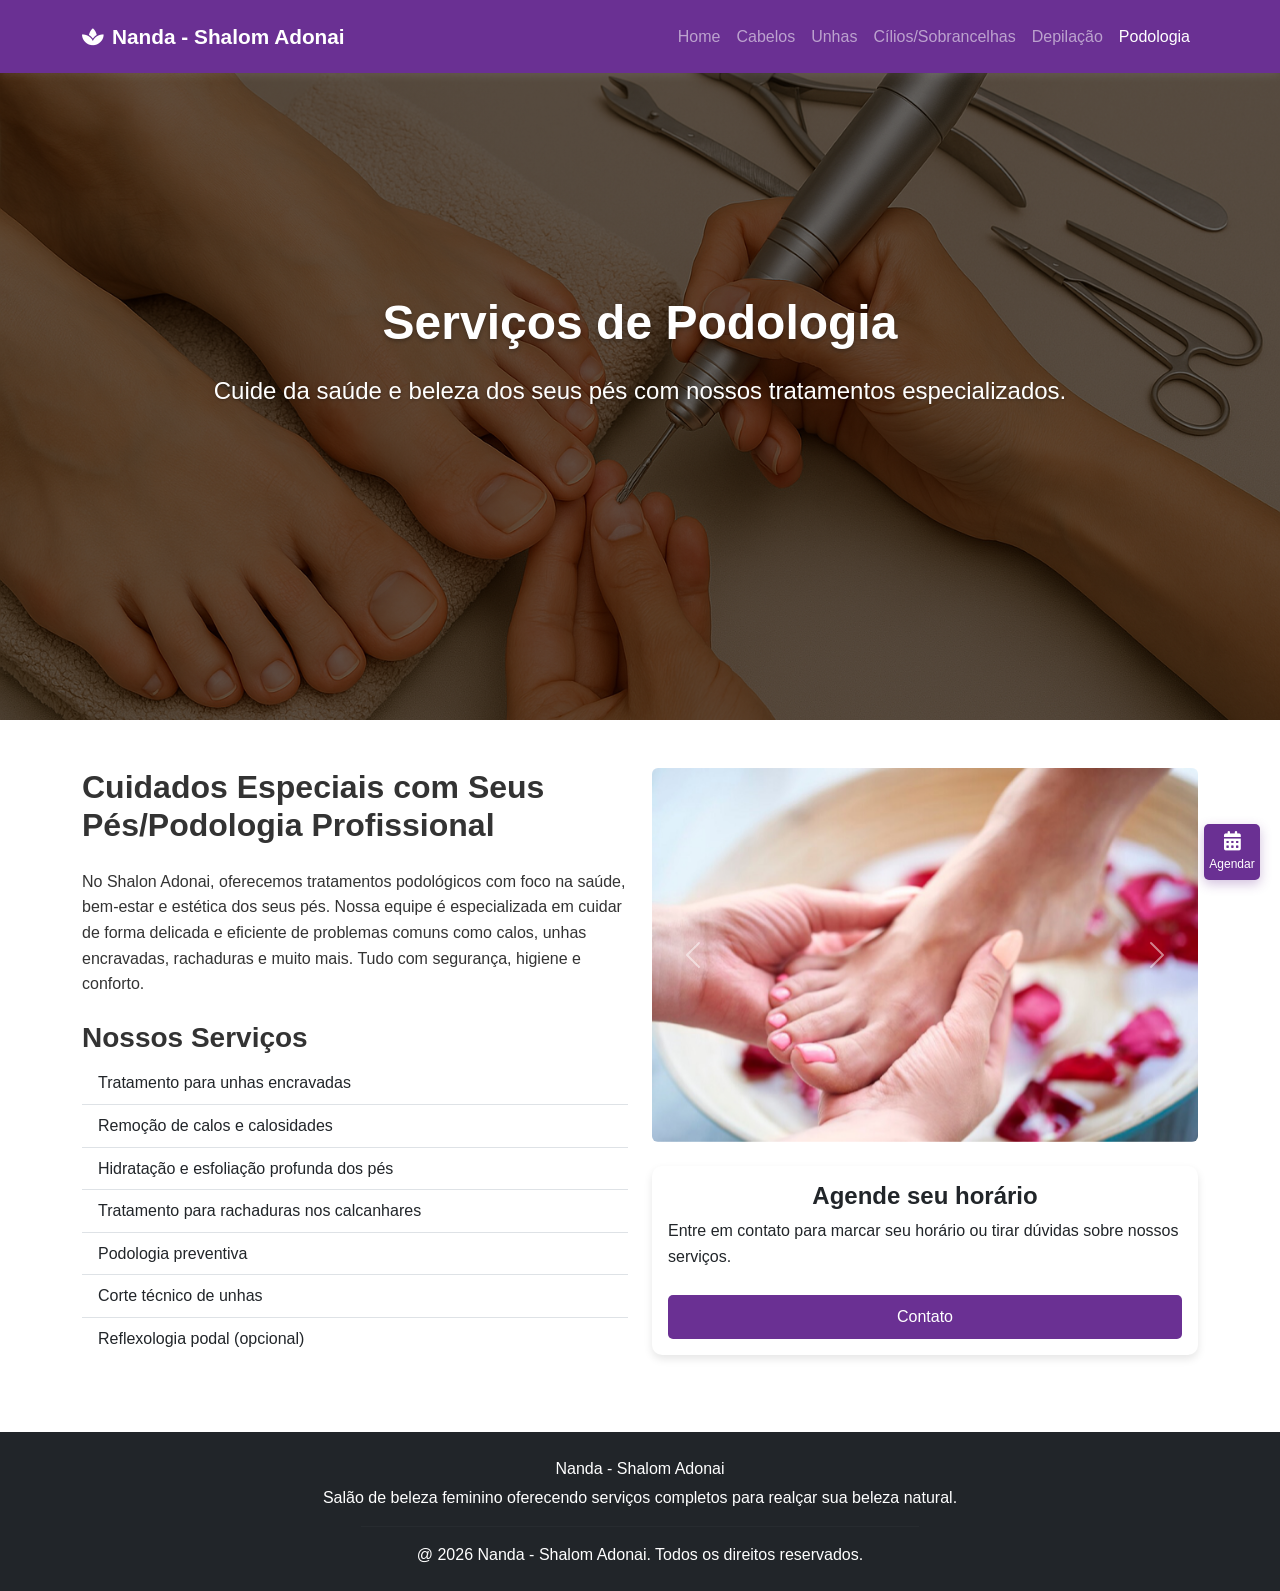
<file: pages/podologia.html>
<!DOCTYPE html>
<html lang="en">

<head>
    <meta charset="UTF-8">
    <meta name="viewport" content="width=device-width, initial-scale=1.0">
    <title>Podologia</title>
    <link rel="icon" href="../assets/img/favicon.ico" type="image/x-icon">
    <!-- Bootstrap link CSS -->
    <link rel="stylesheet" href="../bootstrap/css/bootstrap.min.css">
    <link rel="stylesheet" href="https://cdnjs.cloudflare.com/ajax/libs/font-awesome/6.0.0/css/all.min.css">
    <link rel="stylesheet" href="../assets/css/style.css">
</head>

<body>
    <!-- Navbar (igual ao index) -->
    <nav class="navbar navbar-expand-lg navbar-dark bg-purple fixed-top">
        <div class="container">
            <a class="navbar-brand" href="../index.html">
                <i class="fas fa-spa me-2"></i>Nanda - Shalom Adonai
            </a>
            <button class="navbar-toggler" type="button" data-bs-toggle="collapse" data-bs-target="#navbarNav">
                <span class="navbar-toggler-icon"></span>
            </button>
            <div class="collapse navbar-collapse" id="navbarNav">
                <ul class="navbar-nav ms-auto">
                    <li class="nav-item">
                        <a class="nav-link" href="../index.html">Home</a>
                    </li>
                    <li class="nav-item">
                        <a class="nav-link" href="cabelos.html">Cabelos</a>
                    </li>
                    <li class="nav-item">
                        <a class="nav-link" href="unhas.html">Unhas</a>
                    </li>
                    <li class="nav-item">
                        <a class="nav-link" href="sobrancelhas.html">Cílios/Sobrancelhas</a>
                    </li>
                    <li class="nav-item">
                        <a class="nav-link" href="depilacao.html">Depilação</a>
                    </li>
                    <li class="nav-item">
                        <a class="nav-link active" href="podologia.html">Podologia</a>
                    </li>
                </ul>
            </div>
        </div>
    </nav>

    <!-- Hero Section específica para cabelos -->
    <header class="hero-section">
        <img src="../assets/img/podologia.jpg" alt="Fundo do salão de beleza" class="hero-background-img">
        <div class="container h-100">
            <div class="row h-100 align-items-center">
                <div class="col-12 text-center">
                    <h1 class="display-4 text-white">Serviços de Podologia</h1>
                    <p class="lead text-white">Cuide da saúde e beleza dos seus pés com nossos tratamentos
                        especializados.
                    </p>
                </div>
            </div>
        </div>
    </header>

    <!-- Conteúdo específico do serviço -->
    <section class="py-5">
        <div class="container">
            <div class="row">
                <div class="col-lg-6">
                    <h2 class="mb-4">Cuidados Especiais com Seus Pés/Podologia Profissional</h2>
                    <p> No Shalon Adonai, oferecemos tratamentos podológicos com foco na saúde, bem-estar e estética dos
                        seus pés. Nossa equipe é especializada em cuidar de forma delicada e eficiente de problemas
                        comuns como calos, unhas encravadas, rachaduras e muito mais. Tudo com segurança, higiene e
                        conforto.</p>

                    <h3 class="mt-4">Nossos Serviços</h3>
                    <ul class="list-group list-group-flush mb-4">
                        <li class="list-group-item">Tratamento para unhas encravadas</li>
                        <li class="list-group-item">Remoção de calos e calosidades</li>
                        <li class="list-group-item">Hidratação e esfoliação profunda dos pés</li>
                        <li class="list-group-item">Tratamento para rachaduras nos calcanhares</li>
                        <li class="list-group-item">Podologia preventiva</li>
                        <li class="list-group-item">Corte técnico de unhas</li>
                        <li class="list-group-item">Reflexologia podal (opcional)</li>
                    </ul>
                </div>
                <div class="col-lg-6">
                    <div id="servicoCarousel" class="carousel slide" data-bs-ride="carousel">
                        <div class="carousel-inner rounded">
                            <div class="carousel-item active">
                                <img src="../assets/img/podologia1.jpeg" class="d-block w-100" alt="Corte de cabelo">
                            </div>
                            <div class="carousel-item">
                                <img src="../assets/img/podologia2.jpeg" class="d-block w-100" alt="Coloração">
                            </div>
                            <div class="carousel-item">
                                <img src="../assets/img/podologia3.jpeg" class="d-block w-100" alt="Penteado">
                            </div>
                        </div>
                        <button class="carousel-control-prev" type="button" data-bs-target="#servicoCarousel"
                            data-bs-slide="prev">
                            <span class="carousel-control-prev-icon"></span>
                        </button>
                        <button class="carousel-control-next" type="button" data-bs-target="#servicoCarousel"
                            data-bs-slide="next">
                            <span class="carousel-control-next-icon"></span>
                        </button>
                    </div>

                    <div class="card mt-4">
                        <div class="card-body">
                            <h4 class="card-title text-center">Agende seu horário</h4>
                            <p class="card-text">Entre em contato para marcar seu horário ou tirar dúvidas sobre nossos
                                serviços.</p>
                            <br>
                            <a href="https://wa.me/5511917742509?text=Olá%2C+gostaria+de+mais+informações%21"
                                target="_blank" class="btn btn-purple">Contato</a>
                        </div>
                    </div>
                </div>
            </div>
        </div>
    </section>

    <!-- Botão Flutuante -->
    <a href="agendamento.html" class="btn btn-purple btn-agendar-flutuante pulse" title="Agendar Horário">
        <div>
            <i class="fas fa-calendar-alt d-block mb-1"></i>
            Agendar
        </div>
    </a>

    <!-- Footer (igual ao index) -->
    <footer class="bg-dark text-white py-4">
        <div class="container text-center"> <!-- Adicione text-center aqui -->
            <div class="row">
                <div class="col-12"> <!-- Use col-12 para ocupar toda a largura -->
                    <p class="mb-1">Nanda - Shalom Adonai</p>
                    <p class="mb-1">Salão de beleza feminino oferecendo serviços completos para realçar sua beleza
                        natural.</p>
                    <hr>
                    <p class="mb-0">@ <span id="copyrightYear"></span> Nanda - Shalom Adonai. Todos os direitos
                        reservados.</p>
                </div>
            </div>
        </div>
    </footer>

    <!-- Scripts JS -->
    <script src="../assets/js/jquery.min.js"></script>
    <script src="../assets/js/popper.min.js"></script>
    <script src="../bootstrap/js/bootstrap.min.js"></script>
    <script src="../assets/js/scripts.js"></script>
</body>

</html>
</file>
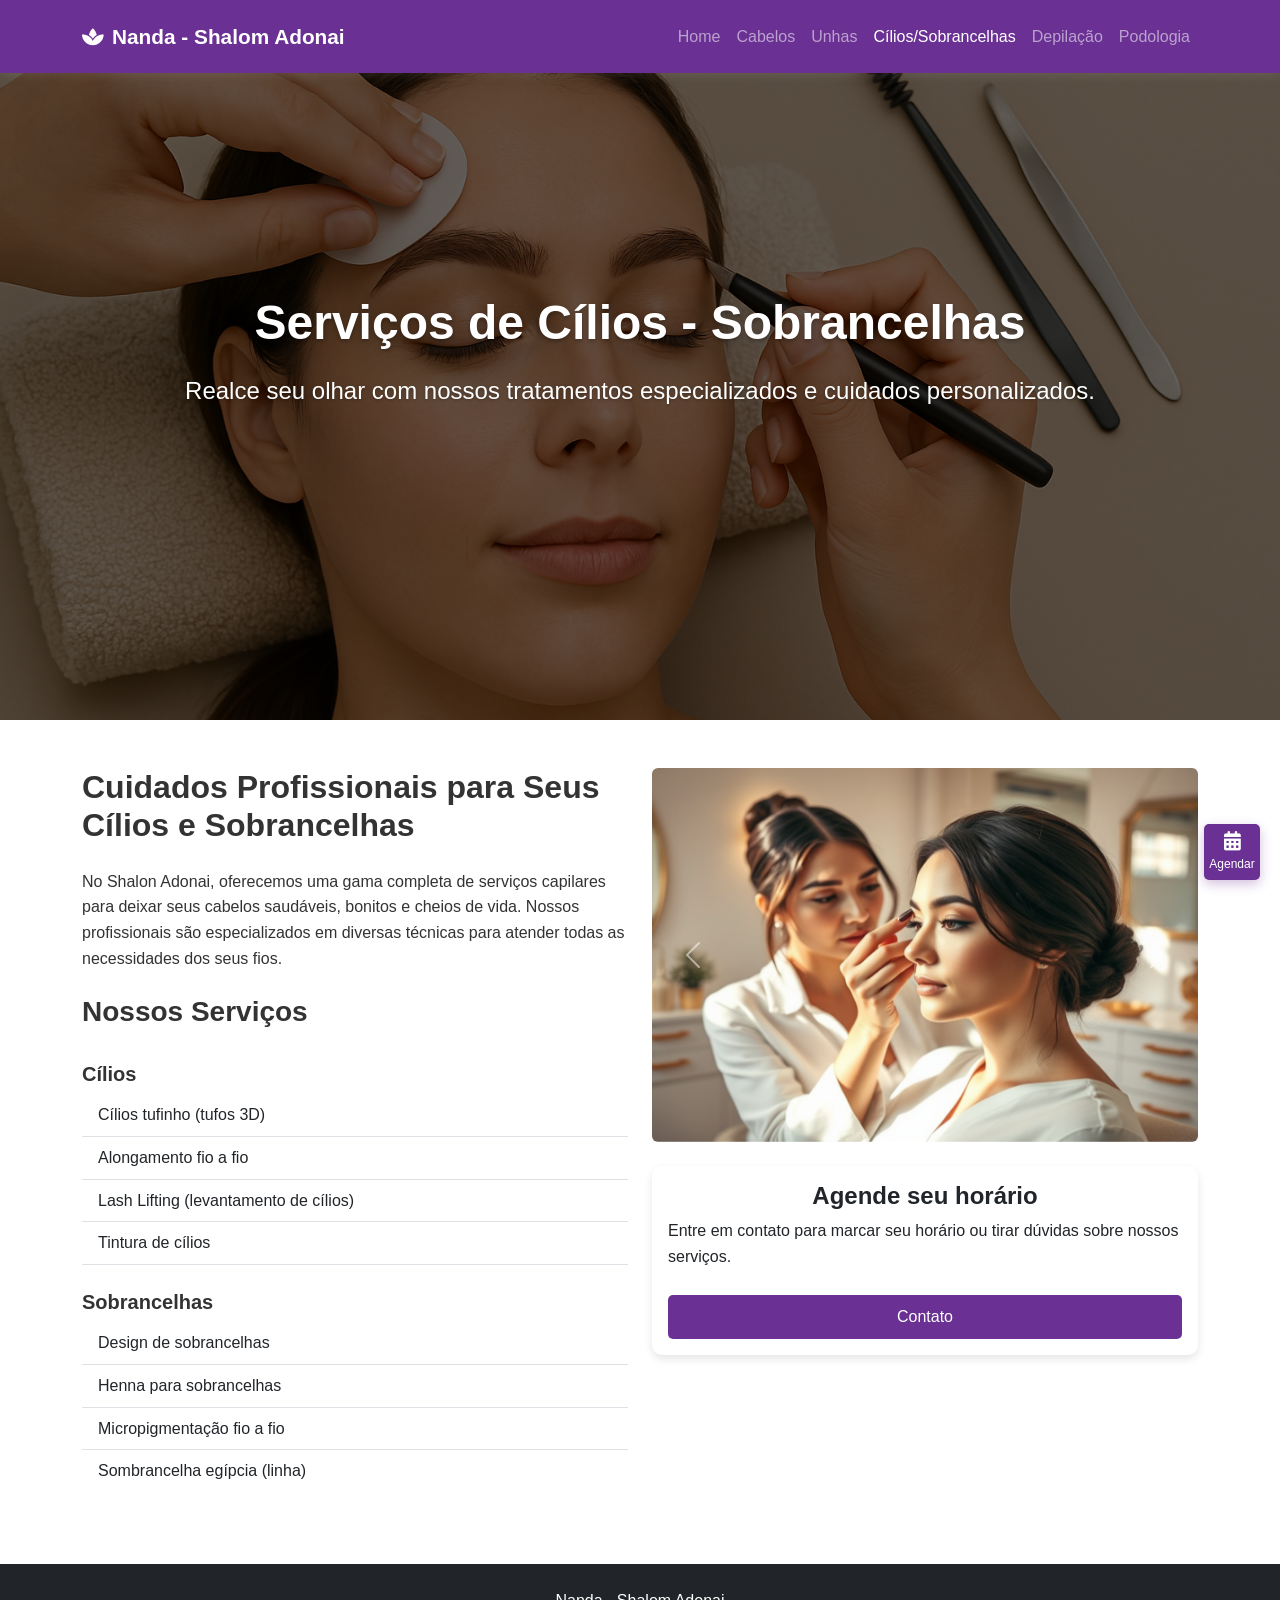
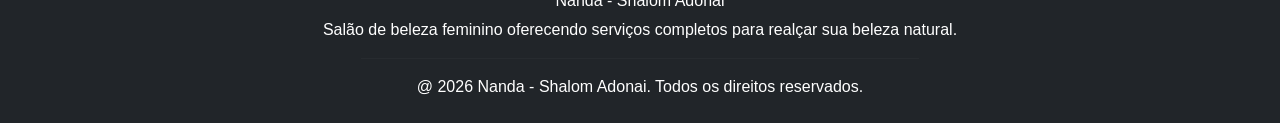
<file: pages/sobrancelhas.html>
<!DOCTYPE html>
<html lang="pt-br">

<head>
    <meta charset="UTF-8">
    <meta name="viewport" content="width=device-width, initial-scale=1.0">
    <title>Sobrancelhas</title>
    <link rel="icon" href="/assets/img/favicon.ico" type="image/x-icon">
    <!-- Bootstrap link CSS -->
    <link rel="stylesheet" href="../bootstrap/css/bootstrap.min.css">
    <link rel="stylesheet" href="https://cdnjs.cloudflare.com/ajax/libs/font-awesome/6.0.0/css/all.min.css">
    <link rel="stylesheet" href="../assets/css/style.css">
</head>

<body>

    <!-- Navbar (igual ao index) -->
    <nav class="navbar navbar-expand-lg navbar-dark bg-purple fixed-top">
        <div class="container">
            <a class="navbar-brand" href="../index.html">
                <i class="fas fa-spa me-2"></i>Nanda - Shalom Adonai
            </a>
            <button class="navbar-toggler" type="button" data-bs-toggle="collapse" data-bs-target="#navbarNav">
                <span class="navbar-toggler-icon"></span>
            </button>
            <div class="collapse navbar-collapse" id="navbarNav">
                <ul class="navbar-nav ms-auto">
                    <li class="nav-item">
                        <a class="nav-link" href="../index.html">Home</a>
                    </li>
                    <li class="nav-item">
                        <a class="nav-link" href="cabelos.html">Cabelos</a>
                    </li>
                    <li class="nav-item">
                        <a class="nav-link" href="unhas.html">Unhas</a>
                    </li>
                    <li class="nav-item">
                        <a class="nav-link active" href="sobrancelhas.html">Cílios/Sobrancelhas</a>
                    </li>
                    <li class="nav-item">
                        <a class="nav-link" href="depilacao.html">Depilação</a>
                    </li>
                    <li class="nav-item">
                        <a class="nav-link" href="podologia.html">Podologia</a>
                    </li>
                </ul>
            </div>
        </div>
    </nav>

    <!-- Hero Section específica para cabelos -->
    <header class="hero-section">
        <img src="../assets/img/sobrancelhas.jpg" alt="Fundo do salão de beleza" class="hero-background-img">
        <div class="container h-100">
            <div class="row h-100 align-items-center">
                <div class="col-12 text-center">
                    <h1 class="display-4 text-white">Serviços de Cílios - Sobrancelhas</h1>
                    <p class="lead text-white">Realce seu olhar com nossos tratamentos especializados e cuidados
                        personalizados.</p>
                </div>
            </div>
        </div>
    </header>

    <!-- Conteúdo específico do serviço -->
    <section class="py-5">
        <div class="container">
            <div class="row">
                <div class="col-lg-6">
                    <h2 class="mb-4">Cuidados Profissionais para Seus Cílios e Sobrancelhas</h2>
                    <p>No Shalon Adonai, oferecemos uma gama completa de serviços capilares para deixar seus cabelos
                        saudáveis, bonitos e cheios de vida. Nossos profissionais são especializados em diversas
                        técnicas para atender todas as necessidades dos seus fios.</p>
                    <h3 class="mt-4">Nossos Serviços</h3>
                    <br>
                    <ul class="list-group list-group-flush mb-4">
                        <h5><strong>Cílios</strong></h5>
                        <li class="list-group-item">Cílios tufinho (tufos 3D)</li>
                        <li class="list-group-item">Alongamento fio a fio</li>
                        <li class="list-group-item">Lash Lifting (levantamento de cílios)</li>
                        <li class="list-group-item">Tintura de cílios</li>
                        <br>
                        <h5><strong>Sobrancelhas</strong></h5>
                        <li class="list-group-item">Design de sobrancelhas</li>
                        <li class="list-group-item">Henna para sobrancelhas</li>
                        <li class="list-group-item">Micropigmentação fio a fio</li>
                        <li class="list-group-item">Sombrancelha egípcia (linha)</li>
                    </ul>
                </div>
                <div class="col-lg-6">
                    <div id="servicoCarousel" class="carousel slide" data-bs-ride="carousel">
                        <div class="carousel-inner rounded">
                            <div class="carousel-item active">
                                <img src="../assets/img/sobrancelha1.jpeg" class="d-block w-100" alt="Corte de cabelo">
                            </div>
                            <div class="carousel-item">
                                <img src="../assets/img/sobrancelha2.jpeg" class="d-block w-100" alt="Coloração">
                            </div>
                            <div class="carousel-item">
                                <img src="../assets/img/sobrancelha3.jpeg" class="d-block w-100" alt="Penteado">
                            </div>
                        </div>
                        <button class="carousel-control-prev" type="button" data-bs-target="#servicoCarousel"
                            data-bs-slide="prev">
                            <span class="carousel-control-prev-icon"></span>
                        </button>
                        <button class="carousel-control-next" type="button" data-bs-target="#servicoCarousel"
                            data-bs-slide="next">
                            <span class="carousel-control-next-icon"></span>
                        </button>
                    </div>

                    <div class="card mt-4">
                        <div class="card-body">
                            <h4 class="card-title text-center">Agende seu horário</h4>
                            <p class="card-text">Entre em contato para marcar seu horário ou tirar dúvidas sobre nossos
                                serviços.</p>
                            <br>
                            <a href="https://wa.me/5511917742509?text=Olá%2C+gostaria+de+mais+informações%21"
                                target="_blank" class="btn btn-purple">Contato</a>
                        </div>
                    </div>
                </div>
            </div>
        </div>
    </section>

    <!-- Botão Flutuante -->
    <a href="agendamento.html" class="btn btn-purple btn-agendar-flutuante pulse" title="Agendar Horário">
        <div>
            <i class="fas fa-calendar-alt d-block mb-1"></i>
            Agendar
        </div>
    </a>

    <!-- Footer (igual ao index) -->
    <footer class="bg-dark text-white py-4">
        <div class="container text-center"> <!-- Adicione text-center aqui -->
            <div class="row">
                <div class="col-12"> <!-- Use col-12 para ocupar toda a largura -->
                    <p class="mb-1">Nanda - Shalom Adonai</p>
                    <p class="mb-1">Salão de beleza feminino oferecendo serviços completos para realçar sua beleza
                        natural.</p>
                    <hr>
                    <p class="mb-0">@ <span id="copyrightYear"></span> Nanda - Shalom Adonai. Todos os direitos
                        reservados.</p>
                </div>
            </div>
        </div>
    </footer>

    <!-- Scripts JS -->
    <script src="../assets/js/jquery.min.js"></script>
    <script src="../assets/js/popper.min.js"></script>
    <script src="../bootstrap/js/bootstrap.min.js"></script>
    <script src="../assets/js/scripts.js"></script>
</body>

</html>
</file>
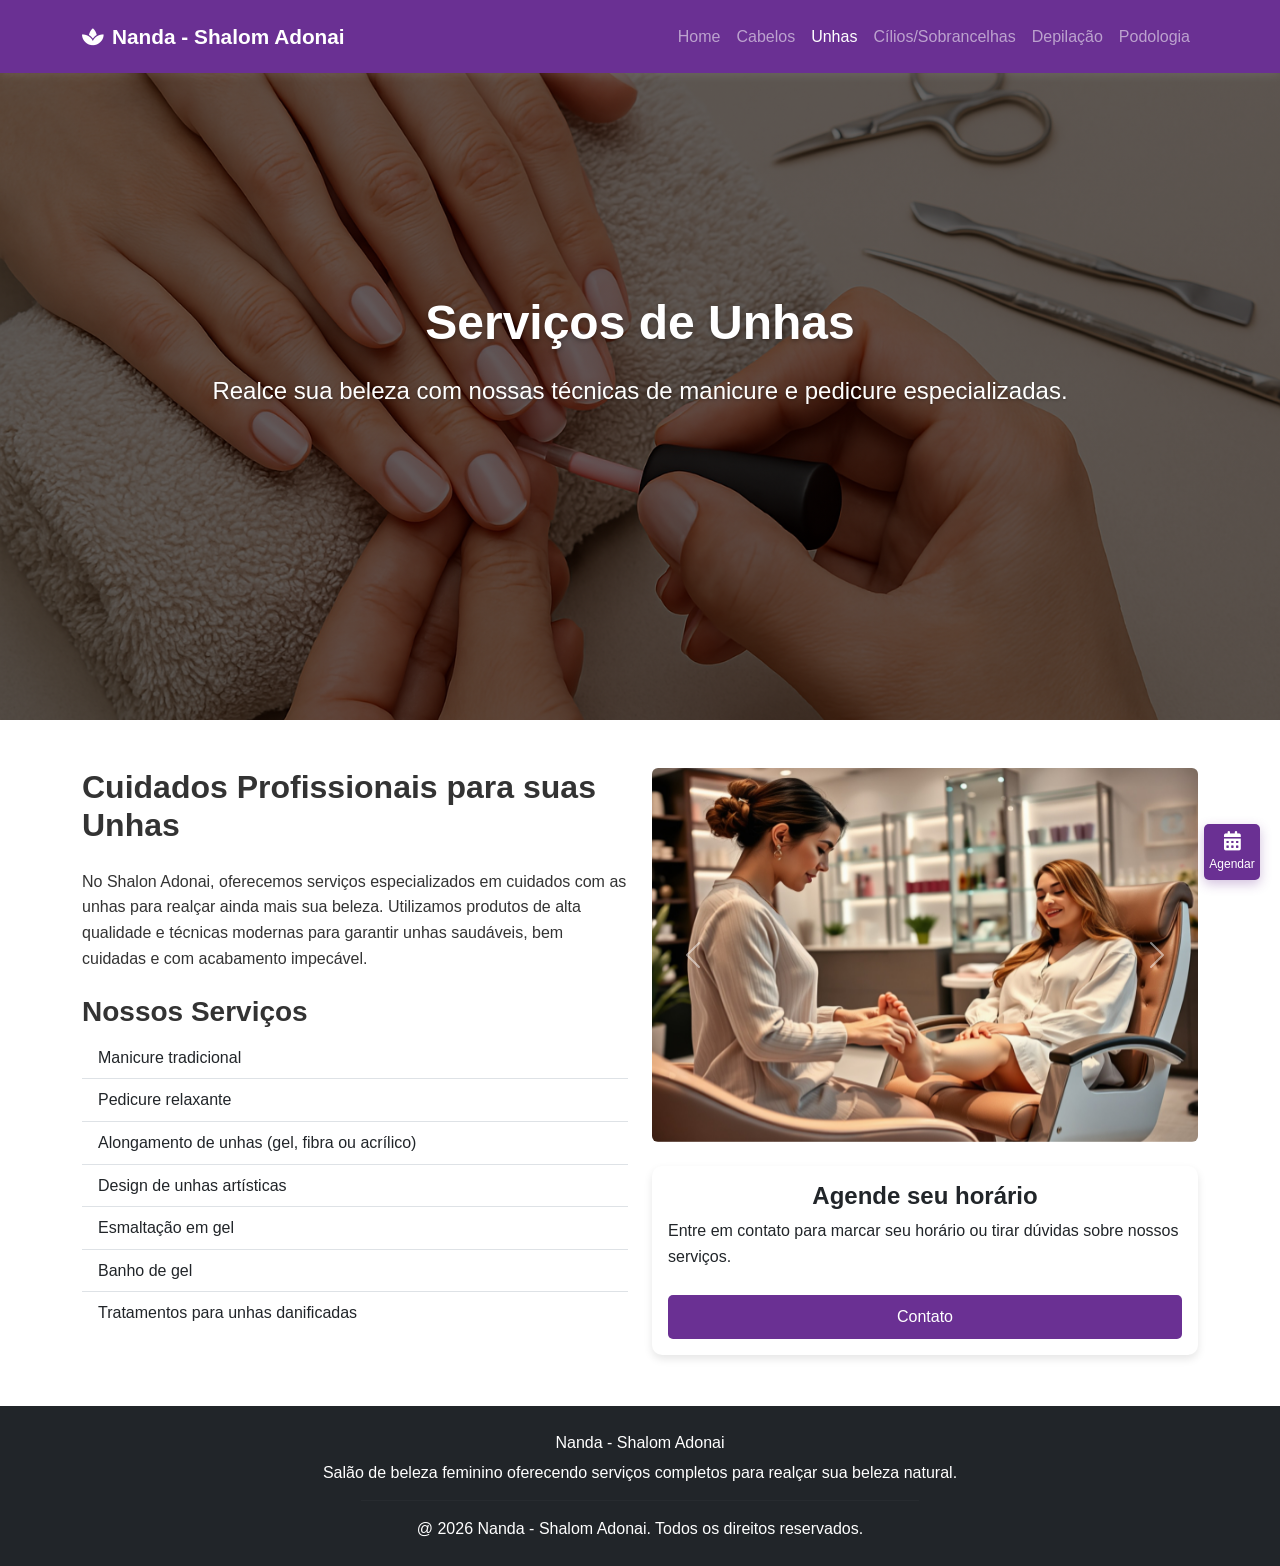
<file: pages/unhas.html>
<!DOCTYPE html>
<html lang="pt-br">

<head>
    <meta charset="UTF-8">
    <meta name="viewport" content="width=device-width, initial-scale=1.0">
    <title>Unhas</title>
    <link rel="icon" href="/assets/img/favicon.ico" type="image/x-icon">
    <!-- Bootstrap link CSS -->
    <link rel="stylesheet" href="../bootstrap/css/bootstrap.min.css">
    <link rel="stylesheet" href="https://cdnjs.cloudflare.com/ajax/libs/font-awesome/6.0.0/css/all.min.css">
    <link rel="stylesheet" href="../assets/css/style.css">
</head>

<body>

    <!-- Navbar (igual ao index) -->
    <nav class="navbar navbar-expand-lg navbar-dark bg-purple fixed-top">
        <div class="container">
            <a class="navbar-brand" href="../index.html">
                <i class="fas fa-spa me-2"></i>Nanda - Shalom Adonai
            </a>
            <button class="navbar-toggler" type="button" data-bs-toggle="collapse" data-bs-target="#navbarNav"
                aria-controls="navbarNav" aria-expanded="false" aria-label="Toggle navigation">
                <span class="navbar-toggler-icon"></span>
            </button>
            <div class="collapse navbar-collapse" id="navbarNav">
                <ul class="navbar-nav ms-auto">
                    <li class="nav-item">
                        <a class="nav-link" href="../index.html">Home</a>
                    </li>
                    <li class="nav-item">
                        <a class="nav-link" href="cabelos.html">Cabelos</a>
                    </li>
                    <li class="nav-item">
                        <a class="nav-link active" href="unhas.html">Unhas</a>
                    </li>
                    <li class="nav-item">
                        <a class="nav-link" href="sobrancelhas.html">Cílios/Sobrancelhas</a>
                    </li>
                    <li class="nav-item">
                        <a class="nav-link" href="depilacao.html">Depilação</a>
                    </li>
                    <li class="nav-item">
                        <a class="nav-link" href="podologia.html">Podologia</a>
                    </li>
                </ul>
            </div>
        </div>
    </nav>

    <!-- Hero Section específica para cabelos -->
    <header class="hero-section">
        <img src="../assets/img/unhas.jpg" alt="Fundo do salão de beleza" class="hero-background-img">
        <div class="container h-100">
            <div class="row h-100 align-items-center">
                <div class="col-12 text-center">
                    <h1 class="display-4 text-white">Serviços de Unhas</h1>
                    <p class="lead text-white">Realce sua beleza com nossas técnicas de manicure e pedicure
                        especializadas.</p>
                </div>
            </div>
        </div>
    </header>

    <!-- Conteúdo específico do serviço -->
    <section class="py-5">
        <div class="container">
            <div class="row">
                <div class="col-lg-6">
                    <h2 class="mb-4">Cuidados Profissionais para suas Unhas</h2>
                    <p>No Shalon Adonai, oferecemos serviços especializados em cuidados com as unhas para realçar ainda
                        mais sua beleza. Utilizamos produtos de alta qualidade e técnicas modernas para garantir unhas
                        saudáveis, bem cuidadas e com acabamento impecável.</p>

                    <h3 class="mt-4">Nossos Serviços</h3>
                    <ul class="list-group list-group-flush mb-4">
                        <li class="list-group-item">Manicure tradicional</li>
                        <li class="list-group-item">Pedicure relaxante</li>
                        <li class="list-group-item">Alongamento de unhas (gel, fibra ou acrílico)</li>
                        <li class="list-group-item">Design de unhas artísticas</li>
                        <li class="list-group-item">Esmaltação em gel</li>
                        <li class="list-group-item">Banho de gel</li>
                        <li class="list-group-item">Tratamentos para unhas danificadas</li>
                    </ul>
                </div>
                <div class="col-lg-6">
                    <div id="servicoCarousel" class="carousel slide" data-bs-ride="carousel">
                        <div class="carousel-inner rounded">
                            <div class="carousel-item active">
                                <img src="../assets/img/unha1.jpeg" class="d-block w-100" alt="Corte de cabelo">
                            </div>
                            <div class="carousel-item">
                                <img src="../assets/img/unha2.jpeg" class="d-block w-100" alt="Coloração">
                            </div>
                            <div class="carousel-item">
                                <img src="../assets/img/unha3.jpeg" class="d-block w-100" alt="Penteado">
                            </div>
                        </div>
                        <button class="carousel-control-prev" type="button" data-bs-target="#servicoCarousel"
                            data-bs-slide="prev">
                            <span class="carousel-control-prev-icon"></span>
                        </button>
                        <button class="carousel-control-next" type="button" data-bs-target="#servicoCarousel"
                            data-bs-slide="next">
                            <span class="carousel-control-next-icon"></span>
                        </button>
                    </div>

                    <div class="card mt-4">
                        <div class="card-body">
                            <h4 class="card-title text-center">Agende seu horário</h4>
                            <p class="card-text">Entre em contato para marcar seu horário ou tirar dúvidas sobre nossos
                                serviços.</p>
                            <br>
                            <a href="https://wa.me/5511917742509?text=Olá%2C+gostaria+de+mais+informações%21"
                                target="_blank" class="btn btn-purple">Contato</a>
                        </div>
                    </div>
                </div>
            </div>
        </div>
    </section>

    <!-- Botão Flutuante -->
    <a href="agendamento.html" class="btn btn-purple btn-agendar-flutuante pulse" title="Agendar Horário">
        <div>
            <i class="fas fa-calendar-alt d-block mb-1"></i>
            Agendar
        </div>
    </a>

    <!-- Footer (igual ao index) -->
    <footer class="bg-dark text-white py-4">
        <div class="container text-center"> <!-- Adicione text-center aqui -->
            <div class="row">
                <div class="col-12"> <!-- Use col-12 para ocupar toda a largura -->
                    <p class="mb-1">Nanda - Shalom Adonai</p>
                    <p class="mb-1">Salão de beleza feminino oferecendo serviços completos para realçar sua beleza
                        natural.</p>
                    <hr>
                    <p class="mb-0">@ <span id="copyrightYear"></span> Nanda - Shalom Adonai. Todos os direitos
                        reservados.</p>
                </div>
            </div>
        </div>
    </footer>

    <!-- Scripts JS -->
    <script src="../assets/js/jquery.min.js"></script>
    <script src="../assets/js/popper.min.js"></script>
    <script src="../bootstrap/js/bootstrap.min.js"></script>
    <script src="../assets/js/scripts.js"></script>
</body>

</html>
</file>
<file: assets/css/style.css>
/* ================ VARIÁVEIS ================ */
:root {
    --purple: #6a3093;
    --light-purple: #a044ff;
    --dark-purple: #4a1c6b;
    --white: #ffffff;
    --light-gray: #f8f9fa;
    --dark-gray: #343a40;
    --text-color: #333333;
}

/* ================ ESTILOS GERAIS ================ */
body {
    font-family: 'Arial', sans-serif;
    color: var(--text-color);
    padding-top: 56px;
    margin: 0;
    line-height: 1.6;
}

section {
    padding: 80px 0;
}

h1,
h2,
h3,
h4,
h5,
h6 {
    font-weight: 600;
}

/* ================ NAVBAR ================ */
.navbar {
    background-color: var(--purple) !important;
    box-shadow: 0 2px 10px rgba(255, 255, 255, 0.1);
    padding: 15px 0;
    transition: all 0.3s ease;
}

.navbar-brand {
    font-weight: 600;
    font-size: 1.3rem;
}

.nav-link {
    font-weight: 500;
    padding: 8px 15px;
    transition: all 0.3s ease;
}

.nav-link:hover {
    text-decoration: underline;
    opacity: 0.8;
}

.bg-purple {
    background-color: var(--purple) !important;
}

.navbar-brand .fas {
    font-size: 1.2rem;
}

.custom-spacing {
    padding-left: 20px;
}

/* ================ HERO SECTION ================ */
.hero-section {
    background: linear-gradient(rgba(0, 0, 0, 0.6), rgba(0, 0, 0, 0.6)), no-repeat center center;
    position: relative;
    height: 100vh;
    overflow: hidden;
    background-size: cover;
    height: 80vh;
    display: flex;
    align-items: center;
    text-align: center;
    color: var(--white);
    margin-top: -56px;
}

.hero-background-img {
    position: absolute;
    top: 0;
    left: 0;
    width: 100%;
    height: 100%;
    object-fit: cover;
    z-index: -1;
}

.hero-section::before {
    content: '';
    position: absolute;
    top: 0;
    left: 0;
    width: 100%;
    height: 100%;
    background: rgba(0, 0, 0, 0.6);
    z-index: -1;
}

.hero-section h1 {
    font-size: 3rem;
    font-weight: 700;
    text-shadow: 0 2px 4px rgba(0, 0, 0, 0.3);
    margin-bottom: 20px;
}

.hero-section p.lead {
    font-size: 1.5rem;
    text-shadow: 0 1px 3px rgba(0, 0, 0, 0.3);
}

/* ================ SERVIÇOS ================ */
#servicos .card {
    transition: transform 0.3s ease, box-shadow 0.3s ease;
    border: none;
    box-shadow: 0 4px 8px rgba(0, 0, 0, 0.1);
    border-radius: 8px;
    overflow: hidden;
    margin-bottom: 30px;
}

#servicos .card:hover {
    transform: translateY(-10px);
    box-shadow: 0 10px 20px rgba(0, 0, 0, 0.15);
}

#servicos .card-img-top {
    height: 200px;
    object-fit: cover;
}

#servicos .card-title {
    color: var(--purple);
    font-weight: 600;
}

/* ================ SOBRE NÓS ================ */
.bg-light {
    background-color: var(--light-gray) !important;
}

/* ================ SEÇÃO DE CONTATO ================ */
.contact-section {
    background-color: var(--white);
}

.contact-box {
    background-color: var(--white);
    border-radius: 8px;
    box-shadow: 0 2px 15px rgba(0, 0, 0, 0.1);
    padding: 30px;
    border-left: 4px solid var(--purple);
    height: 95%;
}

.contact-item {
    margin-bottom: 25px;
}

.contact-item:last-child {
    margin-bottom: 0;
}

.contact-item h4 {
    color: var(--purple);
    margin-bottom: 10px;
    display: flex;
    align-items: center;
    font-size: 1.1rem;
}

.contact-item i {
    margin-right: 10px;
    font-size: 1.2rem;
    width: 24px;
    text-align: center;
}

.contact-item p {
    color: var(--text-color);
    line-height: 1.6;
    margin-left: 34px;
}

/* MAPA */
.map-ratio {
    position: relative;
    padding-bottom: 75%;
    height: 0;
    overflow: hidden;
    border-radius: 8px;
    box-shadow: 0 2px 15px rgba(0, 0, 0, 0.1);
    border: 3px solid var(--purple);
}

.map-ratio iframe {
    position: absolute;
    top: 0;
    left: 0;
    width: 100%;
    height: 100%;
    border: none;
}

/* ================ BOTÃO FLUTUANTE ================ */
.btn-agendar-flutuante {
    position: fixed;
    bottom: 30px;
    right: 30px;
    z-index: 1000;
    width: 80px;
    height: 60px;
    font-size: 14px;
    font-weight: bold;
    box-shadow: 0 4px 12px rgba(106, 48, 147, 0.3);
    display: flex;
    flex-direction: column;
    align-items: center;
    justify-content: center;
    text-align: center;
    transition: all 0.3s ease;
}

.btn-agendar-flutuante:hover {
    transform: scale(1.1);
    box-shadow: 0 6px 16px rgba(106, 48, 147, 0.4);
}

.btn-agendar-flutuante i {
    margin-bottom: 2px;
}

.pulse {
    animation: pulse 2s infinite;
}

@keyframes pulse {
    0% {
        transform: scale(1);
    }

    50% {
        transform: scale(1.1);
    }

    100% {
        transform: scale(1);
    }
}

/* ================ FOOTER ================ */
footer {
    background-color: var(--dark-gray);
    color: var(--white);
    padding: 40px 0;
}

footer p {
    margin-bottom: 0.5rem;
    line-height: 1.6;
}

footer hr {
    border-color: rgba(255, 255, 255, 0.1);
    margin: 15px auto;
    width: 50%;
}

/* ================ BOTÕES ================ */
.btn-purple {
    background-color: var(--purple);
    color: var(--white);
    border: none;
    padding: 10px 25px;
    transition: all 0.3s ease;
    font-weight: 500;
    border-radius: 5px;
    display: flex;
    align-items: center;
    justify-content: center;
    gap: 8px;
}

.btn-purple:hover {
    background-color: var(--light-purple);
    color: var(--white);
    transform: translateY(-3px);
    box-shadow: 0 4px 12px rgba(106, 48, 147, 0.3);
}

/* Ajustes para o botão Limpar */
.btn-secondary {
    border-radius: 20px;
    color: #FFFFFF;
    transition: all 0.3s ease;
    display: flex;
    align-items: center;
    justify-content: center;
    gap: 8px;
}

.btn-secondary:hover {
    background-color: #adb5bd;
    border-color: #bec6ce;
    transform: translateY(-3px);
    /* Adicionada a mesma animação de elevação */
    box-shadow: 0 4px 12px rgba(0, 0, 0, 0.2);
    /* Adicionada sombra similar, ajustada para combinar com o estilo */
}

/* Garante que os ícones sejam visíveis e bem proporcionados */
.btn-purple i,
.btn-secondary i {
    font-size: 1.2rem;
    margin: 0;
}

/* ================ RESPONSIVIDADE ================ */
@media (max-width: 992px) {
    section {
        padding: 60px 0;
    }

    .hero-section {
        height: 60vh;
    }

    .hero-section h1 {
        font-size: 2.5rem;
    }
}

@media (max-width: 768px) {
    .hero-section {
        min-height: calc(100vh - 56px);
    }

    .hero-section h1 {
        font-size: 2rem;
        margin-top: 0;
    }

    .hero-section p.lead {
        font-size: 1.2rem;
    }
}

.contact-box {
    margin-top: 0px;
}

.btn-agendar-flutuante {
    bottom: 20px;
    right: 20px;
    width: 56px;
    height: 56px;
    font-size: 12px;
}

@media (max-width: 576px) {
    section {
        padding: 50px 0;
    }

    .hero-section {
        height: 40vh;
    }

    .hero-section h1 {
        font-size: 1.8rem;
    }

    footer p {
        font-size: 0.9rem;
    }
}

/* Ajustes para o formulário de agendamento */
#agendamentoForm .col-md-6 {
    padding-left: 10px;
    padding-right: 10px;
}

#agendamentoForm .form-label {
    font-weight: 600;
    color: var(--text-color);
    margin-bottom: 5px;
}

#agendamentoForm .fas {
    color: var(--purple);
    font-size: 1.2rem;
    width: 24px;
    text-align: center;
}

#agendamentoForm h6 {
    color: var(--purple);
    font-weight: 600;
    margin-bottom: 10px;
    margin-top: 10px;
}

#agendamentoForm .form-check {
    margin-bottom: 8px;
}

#agendamentoForm .form-check-label {
    font-size: 0.9rem;
}

/* Estilo para o card de informações importantes */
.card {
    border: none;
    border-radius: 10px;
    box-shadow: 0 4px 8px rgba(0, 0, 0, 0.1);
}

.card .list-group-item {
    border: none;
    padding: 10px 0;
    display: flex;
    align-items: flex-start;
}

.card .list-group-item i {
    color: var(--purple);
    margin-top: 2px;
}

.card .list-group-item div {
    flex: 1;
}

.card .badge {
    margin-right: 5px;
    padding: 5px 10px;
    font-size: 0.9rem;
    border-radius: 20px;
}

/* Botão "Como chegar" */
.btn-outline-purple {
    border: 2px solid var(--purple);
    color: var(--purple);
    transition: all 0.3s ease;
    border-radius: 20px;
    font-weight: 500;
}

.btn-outline-purple:hover {
    background-color: var(--purple);
    color: var(--white);
}

/* Ajustes para inputs e selects */
.form-control,
.form-select {
    border-radius: 5px !important;
    border: 1px solid #ced4da;
    padding: 10px;
    height: 48px;
}

.form-control:focus,
.form-select:focus {
    border-color: var(--purple);
    box-shadow: 0 0 5px rgba(106, 48, 147, 0.3);
}

/* Ajustes para o título principal */
h1 i {
    color: var(--purple);
}

/* Ajustes para o texto de localização */
.card p {
    margin-bottom: 0;
    display: flex;
    align-items: flex-start;
}

.card p i {
    margin-top: 2px;
}

/* Ajustes para ícones */
.text-purple {
    color: var(--purple);
}

/* Ajustes para alinhamento dos campos */
#agendamentoForm .mb-3 {
    margin-bottom: 1.5rem !important;
}

#agendamentoForm .row.mb-3 {
    margin-bottom: 1.5rem !important;
}

#agendamentoForm .col-md-6 {
    padding-left: 10px;
    padding-right: 10px;
}

#agendamentoForm .form-check-input {
    margin-top: 2px;
}

/* Ajustes para o card de informações importantes */
.card .list-group-flush .list-group-item {
    padding: 8px 0;
}

.card hr {
    margin: 15px 0;
}
</file>
